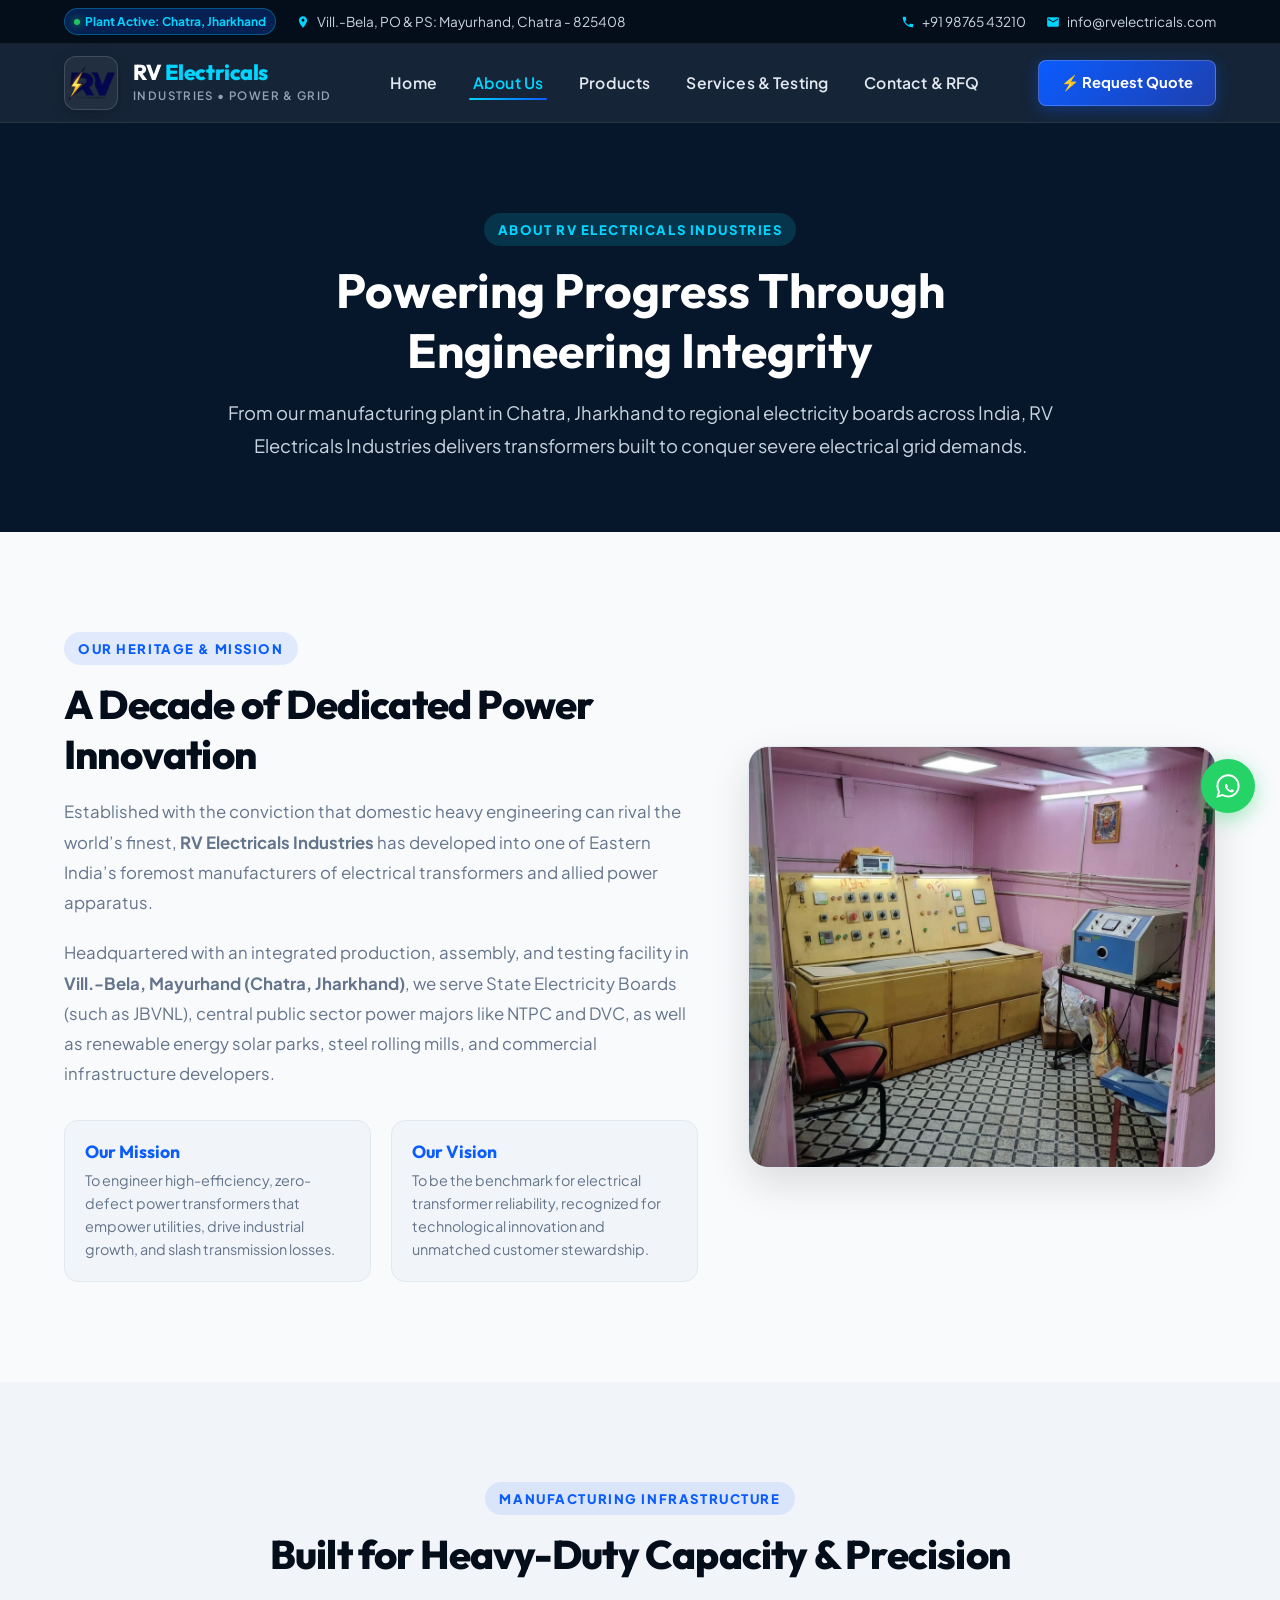
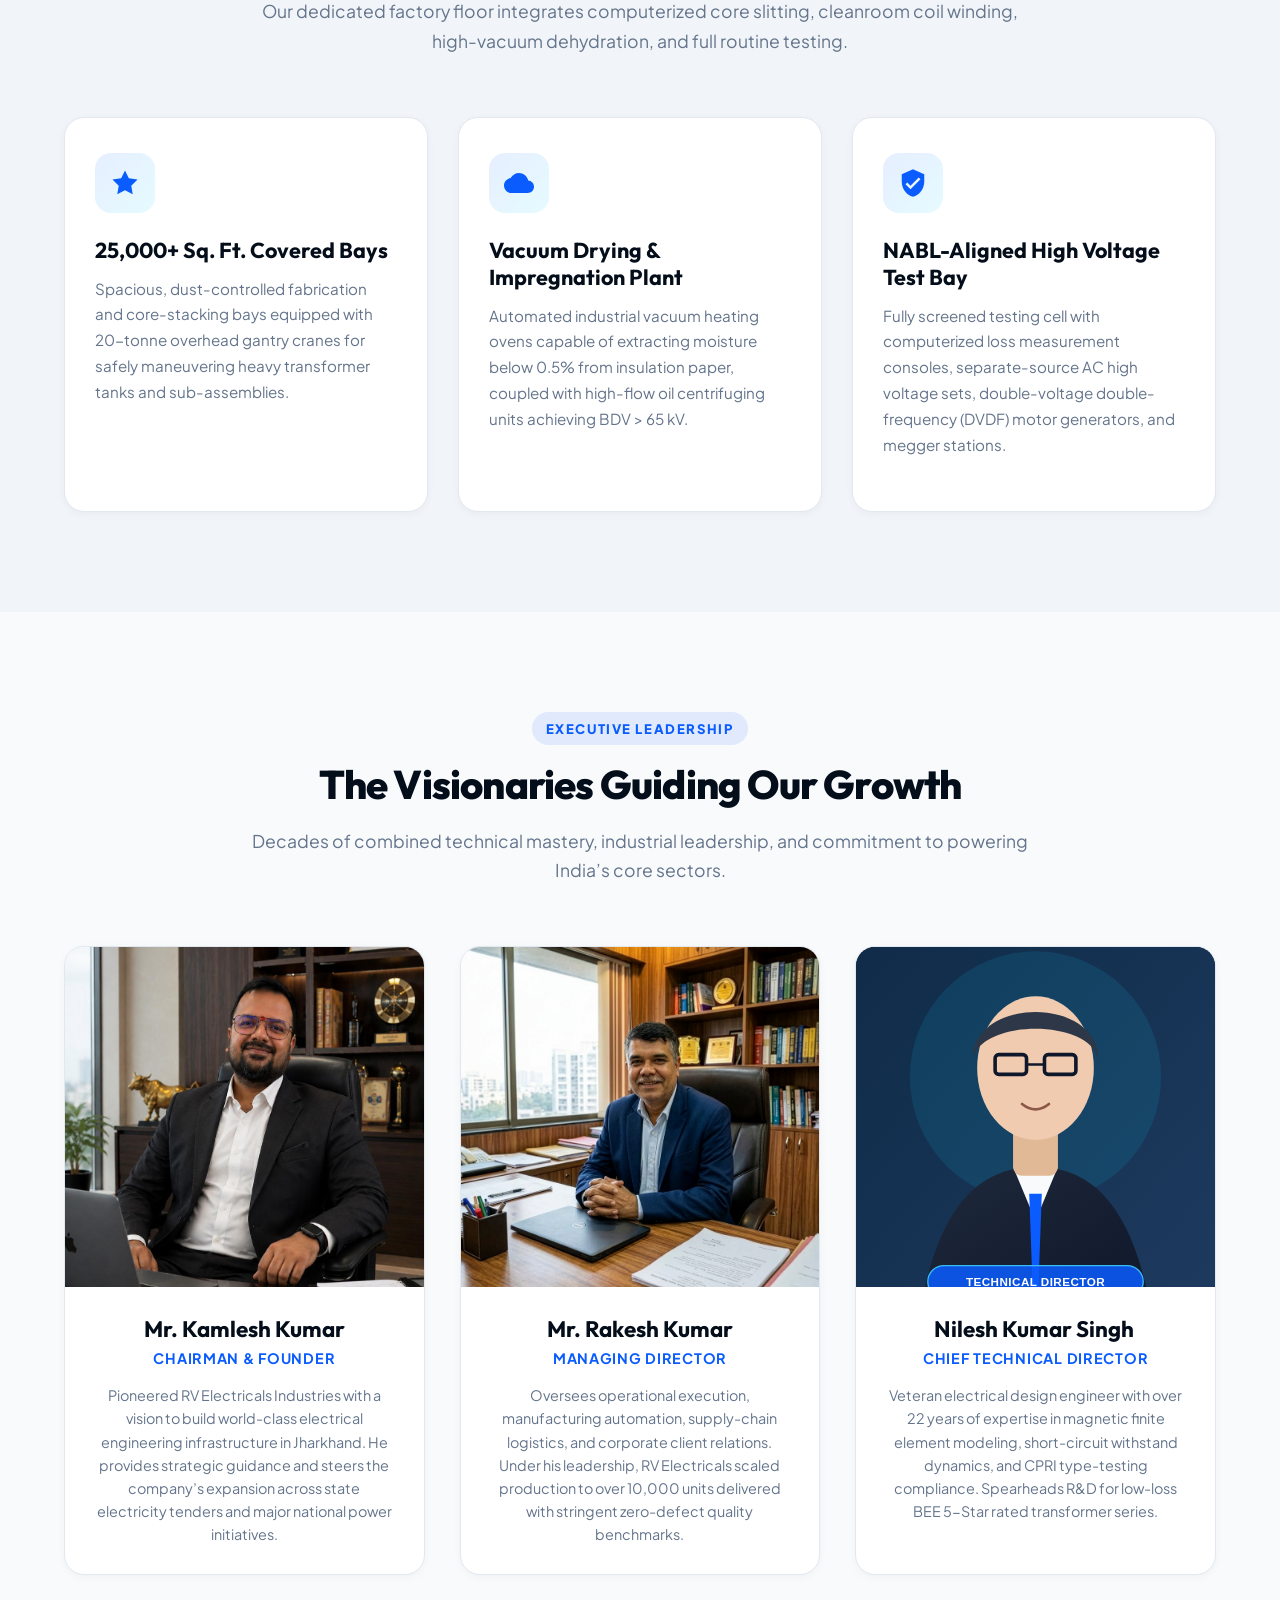
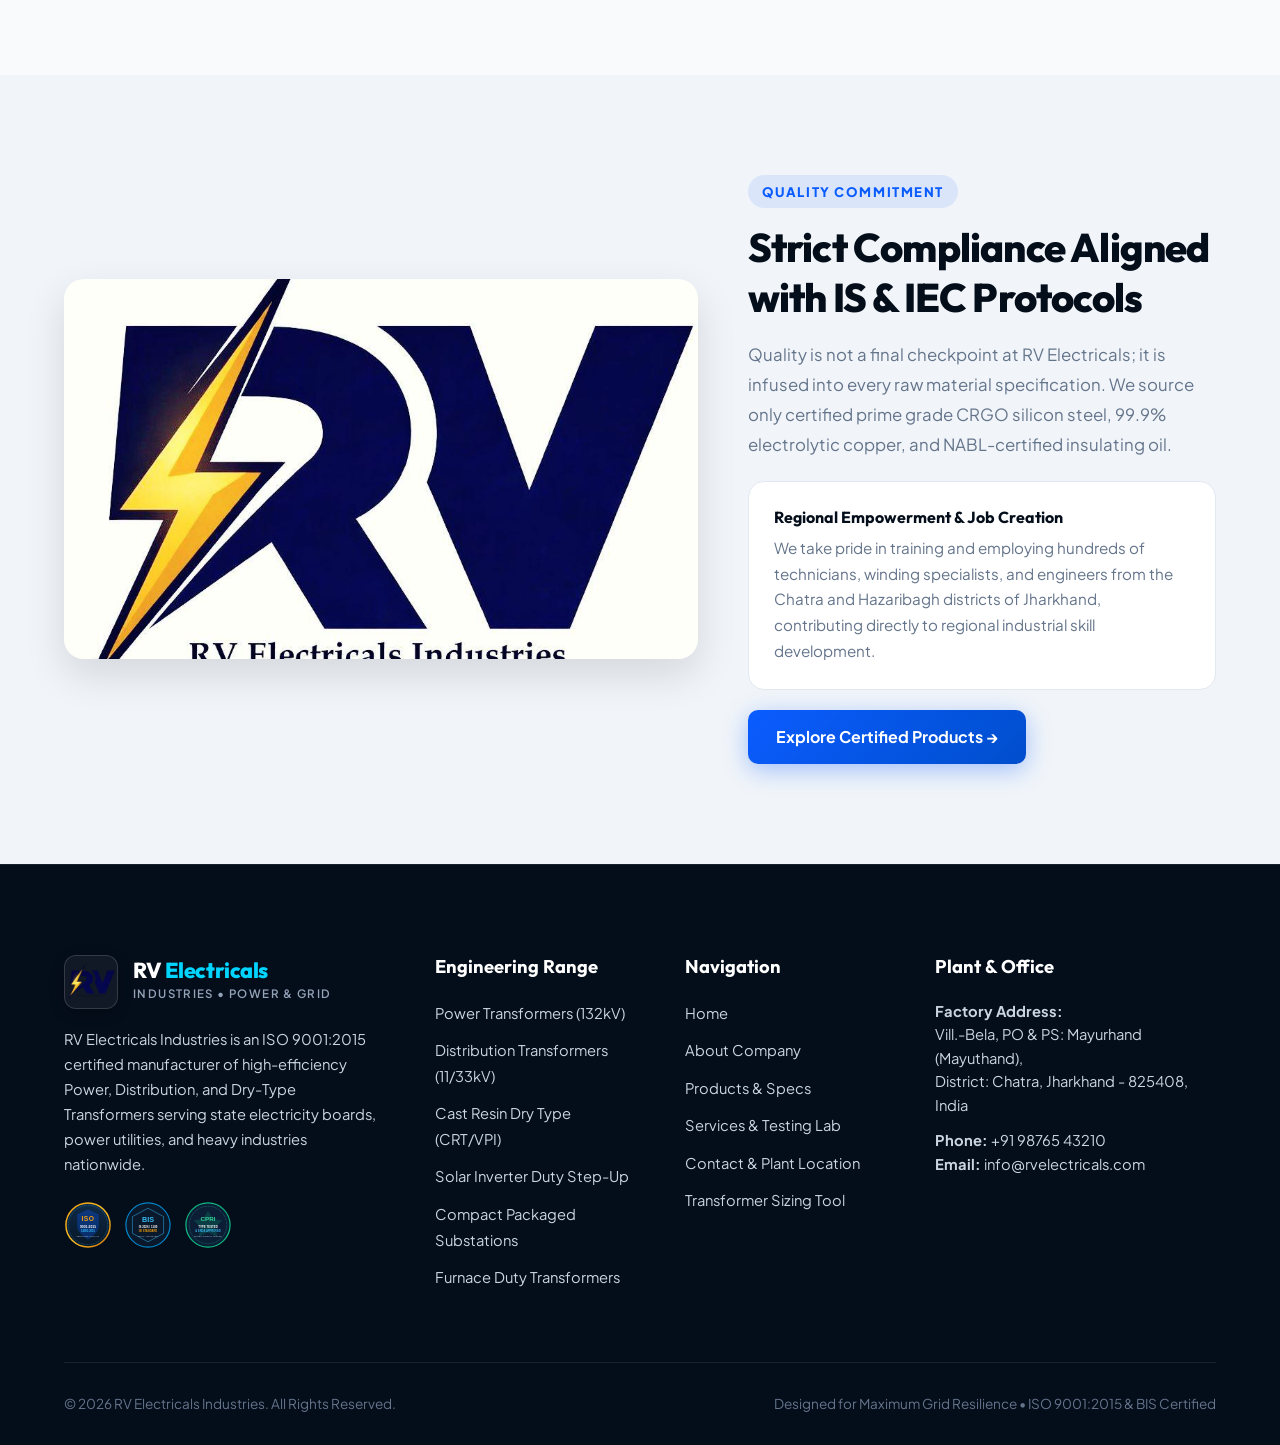
<file: about.html>
<!DOCTYPE html>
<html lang="en">
<head>
  <meta charset="UTF-8">
  <meta name="viewport" content="width=device-width, initial-scale=1.0">
  <title>About Us | RV Electricals Industries</title>
  <meta name="description" content="Discover the legacy, leadership, and state-of-the-art manufacturing infrastructure of RV Electricals Industries in Chatra, Jharkhand.">
  
  <link rel="stylesheet" href="css/styles.css">
  <script src="js/script.js" defer></script>
</head>
<body>

  <!-- Scroll Progress Indicator -->
  <div id="scroll-progress"></div>

  <!-- Top Announcement Bar -->
  <div class="top-bar">
    <div class="top-bar-inner">
      <div class="top-bar-left">
        <span class="top-bar-badge"><span class="live-pulse"></span> Plant Active: Chatra, Jharkhand</span>
        <span class="top-bar-item">
          <svg viewBox="0 0 24 24"><path d="M12 2C8.13 2 5 5.13 5 9c0 5.25 7 13 7 13s7-7.75 7-13c0-3.87-3.13-7-7-7zm0 9.5c-1.38 0-2.5-1.12-2.5-2.5s1.12-2.5 2.5-2.5 2.5 1.12 2.5 2.5-1.12 2.5-2.5 2.5z"/></svg>
          Vill.-Bela, PO &amp; PS: Mayurhand, Chatra - 825408
        </span>
      </div>
      <div class="top-bar-right">
        <a href="tel:+919876543210" class="top-bar-item">
          <svg viewBox="0 0 24 24"><path d="M6.62 10.79c1.44 2.83 3.76 5.14 6.59 6.59l2.2-2.2c.27-.27.67-.36 1.02-.24 1.12.37 2.33.57 3.57.57.55 0 1 .45 1 1V20c0 .55-.45 1-1 1-9.39 0-17-7.61-17-17 0-.55.45-1 1-1h3.5c.55 0 1 .45 1 1 0 1.25.2 2.45.57 3.57.11.35.03.74-.25 1.02l-2.2 2.2z"/></svg>
          +91 98765 43210
        </a>
        <a href="mailto:info@rvelectricals.com" class="top-bar-item">
          <svg viewBox="0 0 24 24"><path d="M20 4H4c-1.1 0-1.99.9-1.99 2L2 18c0 1.1.9 2 2 2h16c1.1 0 2-.9 2-2V6c0-1.1-.9-2-2-2zm0 4l-8 5-8-5V6l8 5 8-5v2z"/></svg>
          info@rvelectricals.com
        </a>
      </div>
    </div>
  </div>

  <!-- Sticky Glassmorphism Header -->
  <nav>
    <div class="nav-container">
      <a href="index.html" class="logo-section">
        <div class="logo-wrapper">
          <img src="Images/Firefly.png" alt="RV Electricals Logo" class="logo">
        </div>
        <div class="logo-text-block">
          <span class="brand-title">RV <span>Electricals</span></span>
          <span class="brand-subtitle">Industries • Power &amp; Grid</span>
        </div>
      </a>

      <button class="menu-toggle" aria-label="Toggle Navigation">☰</button>

      <ul class="nav-links" id="navLinks">
        <li><a href="index.html">Home</a></li>
        <li><a href="about.html" class="active">About Us</a></li>
        <li><a href="products.html">Products</a></li>
        <li><a href="services.html">Services &amp; Testing</a></li>
        <li><a href="contact.html">Contact &amp; RFQ</a></li>
      </ul>

      <div class="nav-actions">
        <a href="contact.html#quote-form" class="btn-nav-quote">
          <span>⚡ Request Quote</span>
        </a>
      </div>
    </div>
  </nav>

  <!-- Page Header Banner -->
  <header class="section-dark" style="padding: 90px 5% 70px; text-align: center; position: relative;">
    <div style="max-width: 850px; margin: 0 auto; position: relative; z-index: 2;">
      <span class="section-tag">About RV Electricals Industries</span>
      <h1 style="color: #ffffff; font-size: 3rem; margin-bottom: 16px;">Powering Progress Through Engineering Integrity</h1>
      <p style="color: #cbd5e1; font-size: 1.15rem; line-height: 1.8;">
        From our manufacturing plant in Chatra, Jharkhand to regional electricity boards across India, RV Electricals Industries delivers transformers built to conquer severe electrical grid demands.
      </p>
    </div>
  </header>

  <!-- Corporate Heritage & Facility Details -->
  <section class="section">
    <div class="contact-layout" style="align-items: center;">
      <div class="reveal">
        <span class="section-tag">Our Heritage &amp; Mission</span>
        <h2 class="section-title">A Decade of Dedicated Power Innovation</h2>
        <p style="color: var(--text-muted); font-size: 1.05rem; line-height: 1.8; margin-bottom: 20px;">
          Established with the conviction that domestic heavy engineering can rival the world’s finest, <strong>RV Electricals Industries</strong> has developed into one of Eastern India’s foremost manufacturers of electrical transformers and allied power apparatus.
        </p>
        <p style="color: var(--text-muted); font-size: 1.05rem; line-height: 1.8; margin-bottom: 25px;">
          Headquartered with an integrated production, assembly, and testing facility in <strong>Vill.-Bela, Mayurhand (Chatra, Jharkhand)</strong>, we serve State Electricity Boards (such as JBVNL), central public sector power majors like NTPC and DVC, as well as renewable energy solar parks, steel rolling mills, and commercial infrastructure developers.
        </p>
        <div style="display: grid; grid-template-columns: 1fr 1fr; gap: 20px; margin-top: 30px;">
          <div style="background: var(--bg-alt); padding: 20px; border-radius: 14px; border: 1px solid var(--border-light);">
            <h4 style="color: var(--primary); font-size: 1.1rem; margin-bottom: 6px;">Our Mission</h4>
            <p style="color: var(--text-muted); font-size: 0.9rem;">To engineer high-efficiency, zero-defect power transformers that empower utilities, drive industrial growth, and slash transmission losses.</p>
          </div>
          <div style="background: var(--bg-alt); padding: 20px; border-radius: 14px; border: 1px solid var(--border-light);">
            <h4 style="color: var(--primary); font-size: 1.1rem; margin-bottom: 6px;">Our Vision</h4>
            <p style="color: var(--text-muted); font-size: 0.9rem;">To be the benchmark for electrical transformer reliability, recognized for technological innovation and unmatched customer stewardship.</p>
          </div>
        </div>
      </div>

      <div class="reveal">
        <div style="border-radius: 20px; overflow: hidden; box-shadow: var(--shadow-lg); border: 1px solid var(--border-light);">
          <img src="Images/Firefly_Gemini Flash_Just enhance and improve the lightings  620060.png" alt="RV Electricals Plant Facility" style="width: 100%; height: 420px; object-fit: cover;">
        </div>
      </div>
    </div>
  </section>

  <!-- Infrastructure & Manufacturing Highlights -->
  <section class="section section-alt">
    <div class="section-header reveal">
      <span class="section-tag">Manufacturing Infrastructure</span>
      <h2 class="section-title">Built for Heavy-Duty Capacity &amp; Precision</h2>
      <p class="section-subtitle">
        Our dedicated factory floor integrates computerized core slitting, cleanroom coil winding, high-vacuum dehydration, and full routine testing.
      </p>
    </div>

    <div class="features-grid">
      <div class="feature-card reveal">
        <div class="feature-icon-wrapper">
          <svg viewBox="0 0 24 24"><path d="M12 2l3.09 6.26L22 9.27l-5 4.87 1.18 6.88L12 17.77l-6.18 3.25L7 14.14 2 9.27l6.91-1.01L12 2z"/></svg>
        </div>
        <h3>25,000+ Sq. Ft. Covered Bays</h3>
        <p>Spacious, dust-controlled fabrication and core-stacking bays equipped with 20-tonne overhead gantry cranes for safely maneuvering heavy transformer tanks and sub-assemblies.</p>
      </div>

      <div class="feature-card reveal">
        <div class="feature-icon-wrapper">
          <svg viewBox="0 0 24 24"><path d="M19.35 10.04C18.67 6.59 15.64 4 12 4 9.11 4 6.6 5.64 5.35 8.04 2.34 8.36 0 10.91 0 14c0 3.31 2.69 6 6 6h13c2.76 0 5-2.24 5-5 0-2.64-2.05-4.78-4.65-4.96z"/></svg>
        </div>
        <h3>Vacuum Drying &amp; Impregnation Plant</h3>
        <p>Automated industrial vacuum heating ovens capable of extracting moisture below 0.5% from insulation paper, coupled with high-flow oil centrifuging units achieving BDV &gt; 65 kV.</p>
      </div>

      <div class="feature-card reveal">
        <div class="feature-icon-wrapper">
          <svg viewBox="0 0 24 24"><path d="M12 1L3 5v6c0 5.55 3.84 10.74 9 12 5.16-1.26 9-6.45 9-12V5l-9-4zm-2 16l-4-4 1.41-1.41L10 14.17l6.59-6.59L18 9l-8 8z"/></svg>
        </div>
        <h3>NABL-Aligned High Voltage Test Bay</h3>
        <p>Fully screened testing cell with computerized loss measurement consoles, separate-source AC high voltage sets, double-voltage double-frequency (DVDF) motor generators, and megger stations.</p>
      </div>
    </div>
  </section>

  <!-- Board of Directors & Leadership Profiles -->
  <section class="section">
    <div class="section-header reveal">
      <span class="section-tag">Executive Leadership</span>
      <h2 class="section-title">The Visionaries Guiding Our Growth</h2>
      <p class="section-subtitle">
        Decades of combined technical mastery, industrial leadership, and commitment to powering India’s core sectors.
      </p>
    </div>

    <div class="members-grid">
      <!-- Founder & Chairman -->
      <div class="member-card reveal">
        <div class="member-img-wrap">
          <img src="Images/kamlesh.jpeg" alt="Mr. Kamlesh Kumar - Chairman &amp; Founder">
        </div>
        <div class="member-info">
          <h3>Mr. Kamlesh Kumar</h3>
          <div class="member-role">Chairman &amp; Founder</div>
          <p class="member-bio">
            Pioneered RV Electricals Industries with a vision to build world-class electrical engineering infrastructure in Jharkhand. He provides strategic guidance and steers the company’s expansion across state electricity tenders and major national power initiatives.
          </p>
        </div>
      </div>

      <!-- Managing Director -->
      <div class="member-card reveal">
        <div class="member-img-wrap">
          <img src="Images/Rakesh.jpg" alt="Mr. Rakesh Kumar - Managing Director">
        </div>
        <div class="member-info">
          <h3>Mr. Rakesh Kumar</h3>
          <div class="member-role">Managing Director</div>
          <p class="member-bio">
            Oversees operational execution, manufacturing automation, supply-chain logistics, and corporate client relations. Under his leadership, RV Electricals scaled production to over 10,000 units delivered with stringent zero-defect quality benchmarks.
          </p>
        </div>
      </div>

      <!-- Technical Director -->
      <div class="member-card reveal">
        <div class="member-img-wrap">
          <img src="Images/member3.svg" alt="Technical &amp; R&amp;D Director">
        </div>
        <div class="member-info">
          <h3>Nilesh Kumar Singh&nbsp;</h3>
          <div class="member-role">Chief Technical Director</div>
          <p class="member-bio">
            Veteran electrical design engineer with over 22 years of expertise in magnetic finite element modeling, short-circuit withstand dynamics, and CPRI type-testing compliance. Spearheads R&amp;D for low-loss BEE 5-Star rated transformer series.
          </p>
        </div>
      </div>
    </div>
  </section>

  <!-- Quality Policy & Corporate Social Responsibility -->
  <section class="section section-alt">
    <div class="contact-layout" style="align-items: center;">
      <div class="reveal">
        <div style="border-radius: 20px; overflow: hidden; box-shadow: var(--shadow-lg);">
          <img src="Images/WhatsApp Image 2026-05-27 at 12.37.03 PM.jpeg" alt="Transformer Engineering Dispatch" style="width: 100%; height: 380px; object-fit: cover;">
        </div>
      </div>

      <div class="reveal">
        <span class="section-tag">Quality Commitment</span>
        <h2 class="section-title">Strict Compliance Aligned with IS &amp; IEC Protocols</h2>
        <p style="color: var(--text-muted); font-size: 1.05rem; line-height: 1.8; margin-bottom: 20px;">
          Quality is not a final checkpoint at RV Electricals; it is infused into every raw material specification. We source only certified prime grade CRGO silicon steel, 99.9% electrolytic copper, and NABL-certified insulating oil.
        </p>
        <div style="background: var(--bg-card); padding: 25px; border-radius: 16px; border: 1px solid var(--border-light); margin-bottom: 20px;">
          <h4 style="color: var(--navy-darkest); margin-bottom: 8px;">Regional Empowerment &amp; Job Creation</h4>
          <p style="color: var(--text-muted); font-size: 0.95rem; line-height: 1.7;">
            We take pride in training and employing hundreds of technicians, winding specialists, and engineers from the Chatra and Hazaribagh districts of Jharkhand, contributing directly to regional industrial skill development.
          </p>
        </div>
        <a href="products.html" class="btn btn-primary">
          <span>Explore Certified Products →</span>
        </a>
      </div>
    </div>
  </section>

  <!-- Enterprise Footer -->
  <footer class="footer">
    <div class="footer-container">
      <div class="footer-col footer-brand">
        <div class="logo-section" style="margin-bottom: 12px;">
          <div class="logo-wrapper">
            <img src="Images/Firefly.png" alt="RV Logo" class="logo">
          </div>
          <div class="logo-text-block">
            <span class="brand-title">RV <span>Electricals</span></span>
            <span class="brand-subtitle">Industries • Power &amp; Grid</span>
          </div>
        </div>
        <p>
          RV Electricals Industries is an ISO 9001:2015 certified manufacturer of high-efficiency Power, Distribution, and Dry-Type Transformers serving state electricity boards, power utilities, and heavy industries nationwide.
        </p>
        <div class="footer-badges">
          <img src="Images/iso-badge.svg" alt="ISO Certified" class="footer-badge-img">
          <img src="Images/bis-badge.svg" alt="BIS Certified" class="footer-badge-img">
          <img src="Images/cpri-badge.svg" alt="CPRI Tested" class="footer-badge-img">
        </div>
      </div>

      <div class="footer-col">
        <h4>Engineering Range</h4>
        <ul class="footer-links">
          <li><a href="products.html">Power Transformers (132kV)</a></li>
          <li><a href="products.html">Distribution Transformers (11/33kV)</a></li>
          <li><a href="products.html">Cast Resin Dry Type (CRT/VPI)</a></li>
          <li><a href="products.html">Solar Inverter Duty Step-Up</a></li>
          <li><a href="products.html">Compact Packaged Substations</a></li>
          <li><a href="products.html">Furnace Duty Transformers</a></li>
        </ul>
      </div>

      <div class="footer-col">
        <h4>Navigation</h4>
        <ul class="footer-links">
          <li><a href="index.html">Home</a></li>
          <li><a href="about.html">About Company</a></li>
          <li><a href="products.html">Products &amp; Specs</a></li>
          <li><a href="services.html">Services &amp; Testing Lab</a></li>
          <li><a href="contact.html">Contact &amp; Plant Location</a></li>
          <li><a href="index.html#calculator">Transformer Sizing Tool</a></li>
        </ul>
      </div>

      <div class="footer-col">
        <h4>Plant &amp; Office</h4>
        <p style="color: #cbd5e1; font-size: 0.92rem; margin-bottom: 12px;">
          <strong>Factory Address:</strong><br>
          Vill.-Bela, PO &amp; PS: Mayurhand (Mayuthand),<br>
          District: Chatra, Jharkhand - 825408, India
        </p>
        <p style="color: #cbd5e1; font-size: 0.92rem; margin-bottom: 12px;">
          <strong>Phone:</strong> +91 98765 43210<br>
          <strong>Email:</strong> info@rvelectricals.com
        </p>
      </div>
    </div>

    <div class="footer-bottom">
      <div>&copy; 2026 RV Electricals Industries. All Rights Reserved.</div>
      <div>Designed for Maximum Grid Resilience • ISO 9001:2015 &amp; BIS Certified</div>
    </div>
  </footer>

  <!-- Floating Action Buttons -->
  <div class="floating-actions">
    <a href="https://wa.me/919876543210?text=Hello%20RV%20Electricals,%20I%20want%20to%20learn%20more%20about%20your%20company%20and%20products." class="btn-whatsapp-float" target="_blank" rel="noopener noreferrer" aria-label="WhatsApp Us">
      <svg viewBox="0 0 24 24"><path d="M12.04 2C6.58 2 2.13 6.45 2.13 11.91c0 1.75.46 3.45 1.32 4.95L2.05 22l5.25-1.38c1.45.79 3.08 1.21 4.74 1.21 5.46 0 9.91-4.45 9.91-9.91 0-2.65-1.03-5.14-2.9-7.01A9.816 9.816 0 0 0 12.04 2m.01 1.67c2.2 0 4.26.86 5.82 2.42a8.225 8.225 0 0 1 2.41 5.83c0 4.54-3.7 8.24-8.24 8.24-1.48 0-2.93-.4-4.2-1.15l-.3-.18-3.12.82.83-3.04-.2-.31a8.196 8.196 0 0 1-1.26-4.38c0-4.54 3.7-8.24 8.24-8.24m4.52 11.66c-.19-.09-1.1-.54-1.27-.6-.17-.06-.29-.09-.42.09-.12.19-.48.6-.59.72-.11.12-.22.14-.4.05-.19-.09-.79-.29-1.5-.93-.56-.49-.93-1.11-1.04-1.3-.11-.19-.01-.29.08-.38.08-.09.19-.22.28-.33.09-.11.12-.19.19-.31.06-.12.03-.24-.01-.33-.05-.09-.42-1.01-.58-1.39-.15-.36-.3-.31-.42-.32h-.36c-.12 0-.33.05-.5.23-.17.19-.66.65-.66 1.58 0 .93.68 1.83.77 1.96.1.12 1.34 2.05 3.25 2.87.45.2.81.31 1.09.4.46.15.88.13 1.21.08.37-.06 1.1-.45 1.26-.88.15-.44.15-.81.11-.88-.04-.08-.17-.13-.36-.23z"/></svg>
    </a>
    <button id="back-to-top" class="btn-back-top" aria-label="Back to Top">↑</button>
  </div>

</body>
</html>
</file>
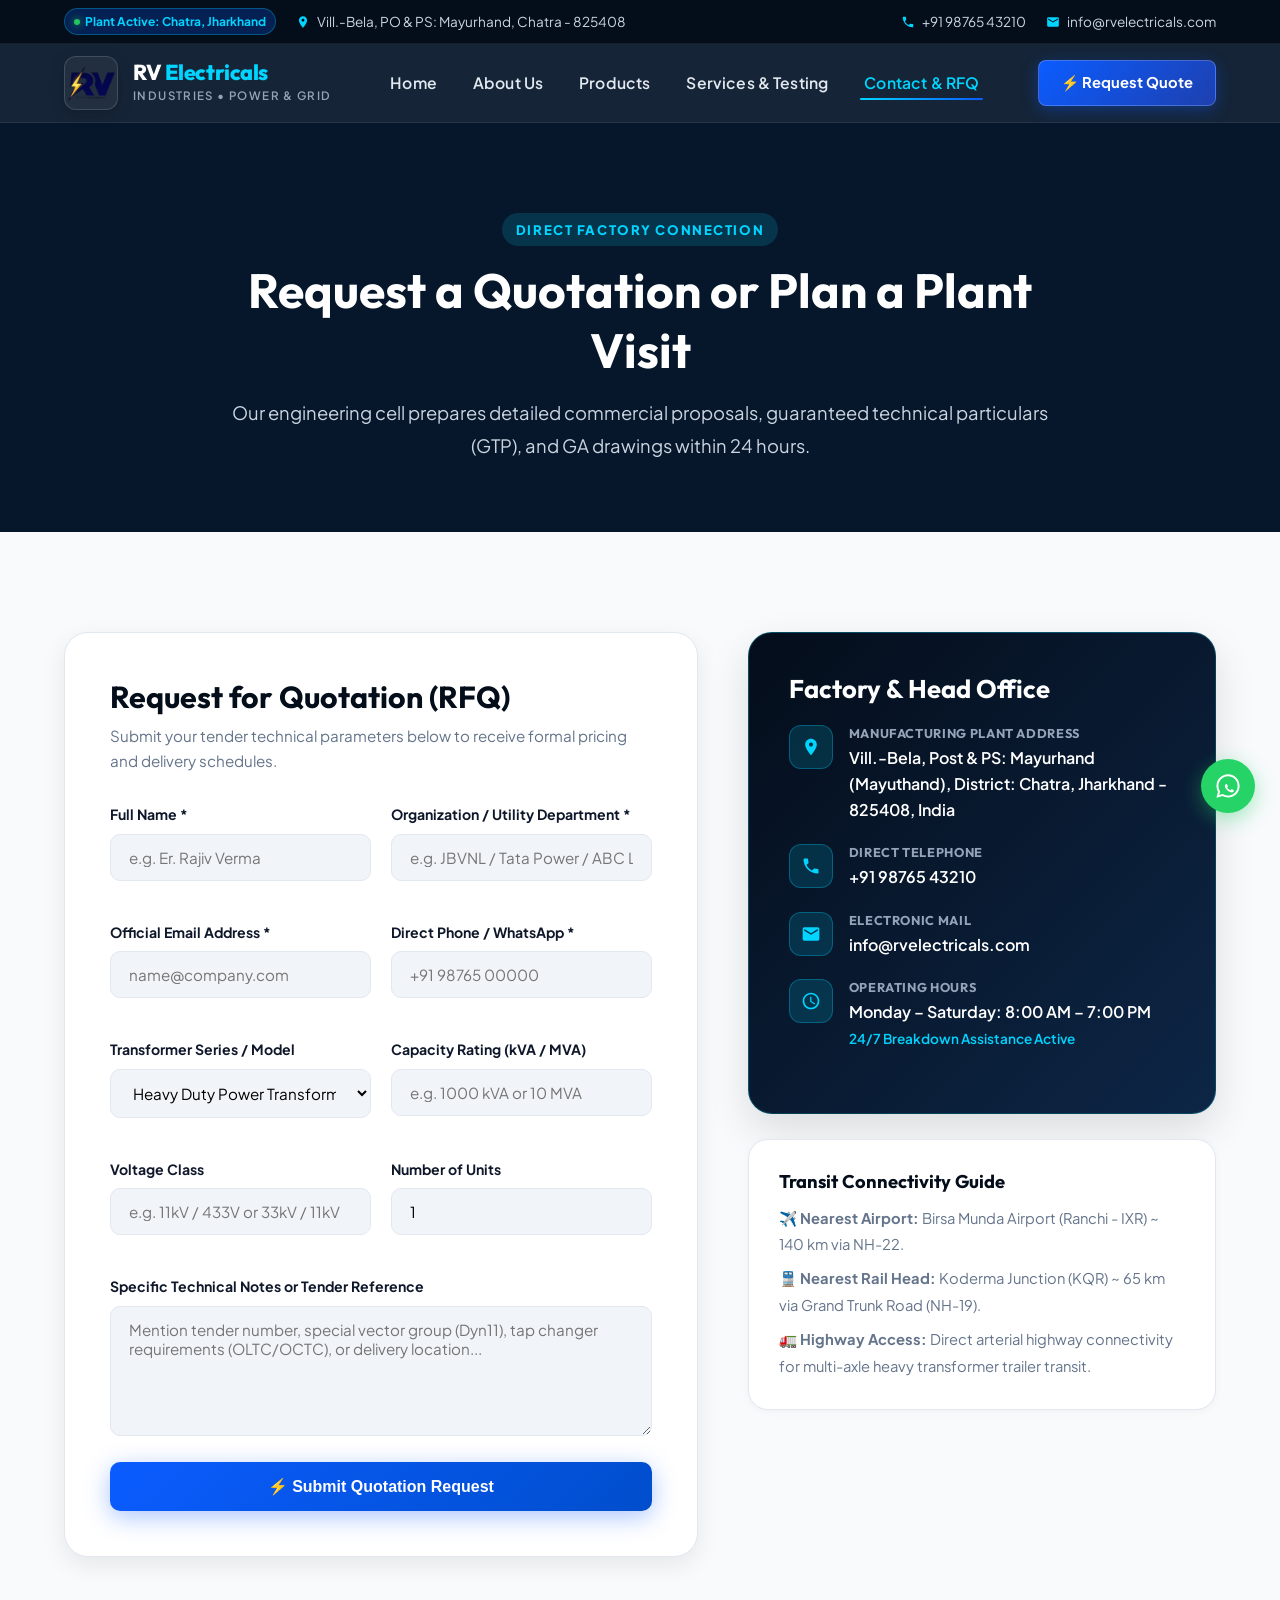
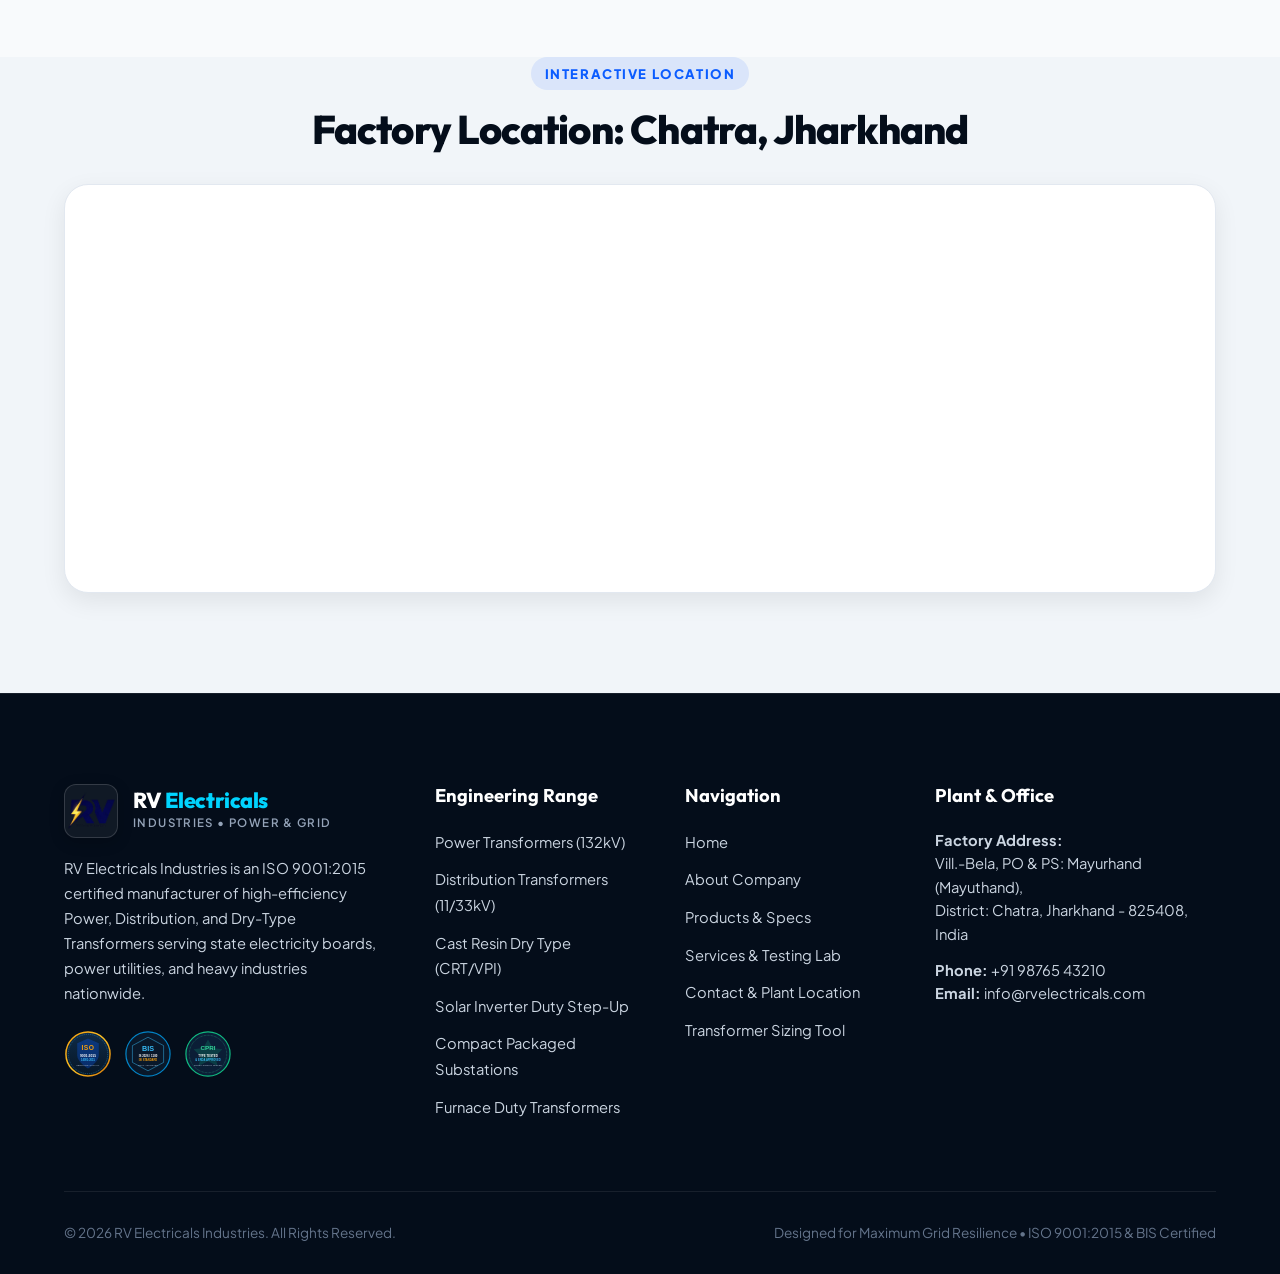
<file: contact.html>
<!DOCTYPE html>
<html lang="en">
<head>
  <meta charset="UTF-8">
  <meta name="viewport" content="width=device-width, initial-scale=1.0">
  <title>Contact &amp; Tender RFQ | RV Electricals Industries</title>
  <meta name="description" content="Request a formal commercial proposal or schedule a technical plant inspection at RV Electricals Industries in Chatra, Jharkhand.">
  
  <link rel="stylesheet" href="css/styles.css">
  <script src="js/script.js" defer></script>
</head>
<body>

  <!-- Scroll Progress Indicator -->
  <div id="scroll-progress"></div>

  <!-- Top Announcement Bar -->
  <div class="top-bar">
    <div class="top-bar-inner">
      <div class="top-bar-left">
        <span class="top-bar-badge"><span class="live-pulse"></span> Plant Active: Chatra, Jharkhand</span>
        <span class="top-bar-item">
          <svg viewBox="0 0 24 24"><path d="M12 2C8.13 2 5 5.13 5 9c0 5.25 7 13 7 13s7-7.75 7-13c0-3.87-3.13-7-7-7zm0 9.5c-1.38 0-2.5-1.12-2.5-2.5s1.12-2.5 2.5-2.5 2.5 1.12 2.5 2.5-1.12 2.5-2.5 2.5z"/></svg>
          Vill.-Bela, PO &amp; PS: Mayurhand, Chatra - 825408
        </span>
      </div>
      <div class="top-bar-right">
        <a href="tel:+919876543210" class="top-bar-item">
          <svg viewBox="0 0 24 24"><path d="M6.62 10.79c1.44 2.83 3.76 5.14 6.59 6.59l2.2-2.2c.27-.27.67-.36 1.02-.24 1.12.37 2.33.57 3.57.57.55 0 1 .45 1 1V20c0 .55-.45 1-1 1-9.39 0-17-7.61-17-17 0-.55.45-1 1-1h3.5c.55 0 1 .45 1 1 0 1.25.2 2.45.57 3.57.11.35.03.74-.25 1.02l-2.2 2.2z"/></svg>
          +91 98765 43210
        </a>
        <a href="mailto:info@rvelectricals.com" class="top-bar-item">
          <svg viewBox="0 0 24 24"><path d="M20 4H4c-1.1 0-1.99.9-1.99 2L2 18c0 1.1.9 2 2 2h16c1.1 0 2-.9 2-2V6c0-1.1-.9-2-2-2zm0 4l-8 5-8-5V6l8 5 8-5v2z"/></svg>
          info@rvelectricals.com
        </a>
      </div>
    </div>
  </div>

  <!-- Sticky Glassmorphism Header -->
  <nav>
    <div class="nav-container">
      <a href="index.html" class="logo-section">
        <div class="logo-wrapper">
          <img src="Images/Firefly.png" alt="RV Electricals Logo" class="logo">
        </div>
        <div class="logo-text-block">
          <span class="brand-title">RV <span>Electricals</span></span>
          <span class="brand-subtitle">Industries • Power &amp; Grid</span>
        </div>
      </a>

      <button class="menu-toggle" aria-label="Toggle Navigation">☰</button>

      <ul class="nav-links" id="navLinks">
        <li><a href="index.html">Home</a></li>
        <li><a href="about.html">About Us</a></li>
        <li><a href="products.html">Products</a></li>
        <li><a href="services.html">Services &amp; Testing</a></li>
        <li><a href="contact.html" class="active">Contact &amp; RFQ</a></li>
      </ul>

      <div class="nav-actions">
        <a href="#quote-form" class="btn-nav-quote">
          <span>⚡ Request Quote</span>
        </a>
      </div>
    </div>
  </nav>

  <!-- Page Header Banner -->
  <header class="section-dark" style="padding: 90px 5% 70px; text-align: center; position: relative;">
    <div style="max-width: 850px; margin: 0 auto; position: relative; z-index: 2;">
      <span class="section-tag">Direct Factory Connection</span>
      <h1 style="color: #ffffff; font-size: 3rem; margin-bottom: 16px;">Request a Quotation or Plan a Plant Visit</h1>
      <p style="color: #cbd5e1; font-size: 1.15rem; line-height: 1.8;">
        Our engineering cell prepares detailed commercial proposals, guaranteed technical particulars (GTP), and GA drawings within 24 hours.
      </p>
    </div>
  </header>

  <!-- Contact & RFQ Builder Layout -->
  <section class="section" id="quote-form">
    <div class="contact-layout">
      <!-- RFQ / Contact Form -->
      <div class="contact-card reveal">
        <h2 style="font-size: 1.9rem; margin-bottom: 8px;">Request for Quotation (RFQ)</h2>
        <p style="color: var(--text-muted); font-size: 0.95rem; margin-bottom: 30px;">
          Submit your tender technical parameters below to receive formal pricing and delivery schedules.
        </p>

        <form class="ajax-form" action="https://formsubmit.co/tushar.anand.155@gmail.com" method="POST">
          <!-- FormSubmit Configuration -->
          <input type="hidden" name="_subject" value="⚡ New Transformer RFQ - RV Electricals Industries">
          <input type="hidden" name="_template" value="table">
          <input type="hidden" name="_captcha" value="false">

          <div class="form-row">
            <div class="form-group">
              <label>Full Name *</label>
              <input type="text" name="Client Name" class="form-control" placeholder="e.g. Er. Rajiv Verma" required>
            </div>
            <div class="form-group">
              <label>Organization / Utility Department *</label>
              <input type="text" name="Organization" class="form-control" placeholder="e.g. JBVNL / Tata Power / ABC Ltd" required>
            </div>
          </div>

          <div class="form-row">
            <div class="form-group">
              <label>Official Email Address *</label>
              <input type="email" name="Email" class="form-control" placeholder="name@company.com" required>
            </div>
            <div class="form-group">
              <label>Direct Phone / WhatsApp *</label>
              <input type="tel" name="Phone Number" class="form-control" placeholder="+91 98765 00000" required>
            </div>
          </div>

          <div class="form-row">
            <div class="form-group">
              <label>Transformer Series / Model</label>
              <select class="form-control" name="Transformer Model" id="rfq-model">
                <option value="Heavy Duty Power Transformer (Up to 50 MVA)">Heavy Duty Power Transformer (Up to 50 MVA)</option>
                <option value="Energy Efficient Distribution Transformer (11/33kV)">Energy Efficient Distribution Transformer (11/33kV)</option>
                <option value="Cast Resin Dry Type Transformer (CRT/VPI)">Cast Resin Dry Type Transformer (CRT/VPI)</option>
                <option value="Solar Inverter Duty Step-Up Transformer">Solar Inverter Duty Step-Up Transformer</option>
                <option value="Compact Packaged Substation (CSS)">Compact Packaged Substation (CSS)</option>
                <option value="Furnace / Rectifier Duty Transformer">Furnace / Rectifier Duty Transformer</option>
              </select>
            </div>
            <div class="form-group">
              <label>Capacity Rating (kVA / MVA)</label>
              <input type="text" id="rfq-capacity" name="Capacity Required" class="form-control" placeholder="e.g. 1000 kVA or 10 MVA">
            </div>
          </div>

          <div class="form-row">
            <div class="form-group">
              <label>Voltage Class</label>
              <input type="text" id="rfq-voltage" name="Voltage Ratio" class="form-control" placeholder="e.g. 11kV / 433V or 33kV / 11kV">
            </div>
            <div class="form-group">
              <label>Number of Units</label>
              <input type="number" name="Quantity Required" class="form-control" placeholder="e.g. 5" min="1" value="1">
            </div>
          </div>

          <div class="form-group">
            <label>Specific Technical Notes or Tender Reference</label>
            <textarea name="Technical Notes & Tender Ref" class="form-control" placeholder="Mention tender number, special vector group (Dyn11), tap changer requirements (OLTC/OCTC), or delivery location..."></textarea>
          </div>

          <button type="submit" id="rfq-submit-btn" class="btn btn-primary" style="width: 100%; justify-content: center; padding: 15px;">
            <span>⚡ Submit Quotation Request</span>
          </button>
        </form>
      </div>

      <!-- Factory & Office Coordinates Panel -->
      <div class="contact-info-panel reveal">
        <div class="contact-info-card">
          <h3>Factory &amp; Head Office</h3>

          <div class="info-item">
            <div class="info-icon">
              <svg viewBox="0 0 24 24"><path d="M12 2C8.13 2 5 5.13 5 9c0 5.25 7 13 7 13s7-7.75 7-13c0-3.87-3.13-7-7-7zm0 9.5c-1.38 0-2.5-1.12-2.5-2.5s1.12-2.5 2.5-2.5 2.5 1.12 2.5 2.5-1.12 2.5-2.5 2.5z"/></svg>
            </div>
            <div class="info-text">
              <h4>Manufacturing Plant Address</h4>
              <p>Vill.-Bela, Post &amp; PS: Mayurhand (Mayuthand), District: Chatra, Jharkhand - 825408, India</p>
            </div>
          </div>

          <div class="info-item">
            <div class="info-icon">
              <svg viewBox="0 0 24 24"><path d="M6.62 10.79c1.44 2.83 3.76 5.14 6.59 6.59l2.2-2.2c.27-.27.67-.36 1.02-.24 1.12.37 2.33.57 3.57.57.55 0 1 .45 1 1V20c0 .55-.45 1-1 1-9.39 0-17-7.61-17-17 0-.55.45-1 1-1h3.5c.55 0 1 .45 1 1 0 1.25.2 2.45.57 3.57.11.35.03.74-.25 1.02l-2.2 2.2z"/></svg>
            </div>
            <div class="info-text">
              <h4>Direct Telephone</h4>
              <p><a href="tel:+919876543210">+91 98765 43210</a></p>
            </div>
          </div>

          <div class="info-item">
            <div class="info-icon">
              <svg viewBox="0 0 24 24"><path d="M20 4H4c-1.1 0-1.99.9-1.99 2L2 18c0 1.1.9 2 2 2h16c1.1 0 2-.9 2-2V6c0-1.1-.9-2-2-2zm0 4l-8 5-8-5V6l8 5 8-5v2z"/></svg>
            </div>
            <div class="info-text">
              <h4>Electronic Mail</h4>
              <p><a href="mailto:info@rvelectricals.com">info@rvelectricals.com</a></p>
            </div>
          </div>

          <div class="info-item">
            <div class="info-icon">
              <svg viewBox="0 0 24 24"><path d="M11.99 2C6.47 2 2 6.48 2 12s4.47 10 9.99 10C17.52 22 22 17.52 22 12S17.52 2 11.99 2zM12 20c-4.42 0-8-3.58-8-8s3.58-8 8-8 8 3.58 8 8-3.58 8-8 8zm.5-13H11v6l5.25 3.15.75-1.23-4.5-2.67z"/></svg>
            </div>
            <div class="info-text">
              <h4>Operating Hours</h4>
              <p>Monday – Saturday: 8:00 AM – 7:00 PM<br><span style="color: var(--secondary); font-size: 0.85rem;">24/7 Breakdown Assistance Active</span></p>
            </div>
          </div>
        </div>

        <!-- Transit Connectivity Advisory -->
        <div style="background: var(--bg-card); border-radius: 20px; padding: 30px; border: 1px solid var(--border-light); box-shadow: var(--shadow-sm);">
          <h4 style="font-size: 1.15rem; margin-bottom: 12px; color: var(--navy-darkest);">Transit Connectivity Guide</h4>
          <ul style="list-style: none; font-size: 0.92rem; color: var(--text-muted); line-height: 1.8;">
            <li style="margin-bottom: 8px;">✈️ <strong>Nearest Airport:</strong> Birsa Munda Airport (Ranchi - IXR) ~ 140 km via NH-22.</li>
            <li style="margin-bottom: 8px;">🚆 <strong>Nearest Rail Head:</strong> Koderma Junction (KQR) ~ 65 km via Grand Trunk Road (NH-19).</li>
            <li>🚛 <strong>Highway Access:</strong> Direct arterial highway connectivity for multi-axle heavy transformer trailer transit.</li>
          </ul>
        </div>
      </div>
    </div>
  </section>

  <!-- Interactive Map Section -->
  <section class="section section-alt" style="padding-top: 0;">
    <div class="section-header reveal" style="margin-bottom: 30px;">
      <span class="section-tag">Interactive Location</span>
      <h2 class="section-title">Factory Location: Chatra, Jharkhand</h2>
    </div>

    <div style="max-width: 1300px; margin: 0 auto; border-radius: 24px; overflow: hidden; box-shadow: var(--shadow-md); border: 1px solid var(--border-light); background: #ffffff;" class="reveal">
      <iframe 
        title="RV Electricals Industries Location"
        src="https://maps.google.com/maps?q=Chatra%20Jharkhand%20India&t=&z=11&ie=UTF8&iwloc=&output=embed" 
        width="100%" 
        height="400" 
        style="border:0;" 
        allowfullscreen="" 
        loading="lazy" 
        referrerpolicy="no-referrer-when-downgrade">
      </iframe>
    </div>
  </section>

  <!-- Enterprise Footer -->
  <footer class="footer">
    <div class="footer-container">
      <div class="footer-col footer-brand">
        <div class="logo-section" style="margin-bottom: 12px;">
          <div class="logo-wrapper">
            <img src="Images/Firefly.png" alt="RV Logo" class="logo">
          </div>
          <div class="logo-text-block">
            <span class="brand-title">RV <span>Electricals</span></span>
            <span class="brand-subtitle">Industries • Power &amp; Grid</span>
          </div>
        </div>
        <p>
          RV Electricals Industries is an ISO 9001:2015 certified manufacturer of high-efficiency Power, Distribution, and Dry-Type Transformers serving state electricity boards, power utilities, and heavy industries nationwide.
        </p>
        <div class="footer-badges">
          <img src="Images/iso-badge.svg" alt="ISO Certified" class="footer-badge-img">
          <img src="Images/bis-badge.svg" alt="BIS Certified" class="footer-badge-img">
          <img src="Images/cpri-badge.svg" alt="CPRI Tested" class="footer-badge-img">
        </div>
      </div>

      <div class="footer-col">
        <h4>Engineering Range</h4>
        <ul class="footer-links">
          <li><a href="products.html">Power Transformers (132kV)</a></li>
          <li><a href="products.html">Distribution Transformers (11/33kV)</a></li>
          <li><a href="products.html">Cast Resin Dry Type (CRT/VPI)</a></li>
          <li><a href="products.html">Solar Inverter Duty Step-Up</a></li>
          <li><a href="products.html">Compact Packaged Substations</a></li>
          <li><a href="products.html">Furnace Duty Transformers</a></li>
        </ul>
      </div>

      <div class="footer-col">
        <h4>Navigation</h4>
        <ul class="footer-links">
          <li><a href="index.html">Home</a></li>
          <li><a href="about.html">About Company</a></li>
          <li><a href="products.html">Products &amp; Specs</a></li>
          <li><a href="services.html">Services &amp; Testing Lab</a></li>
          <li><a href="contact.html">Contact &amp; Plant Location</a></li>
          <li><a href="index.html#calculator">Transformer Sizing Tool</a></li>
        </ul>
      </div>

      <div class="footer-col">
        <h4>Plant &amp; Office</h4>
        <p style="color: #cbd5e1; font-size: 0.92rem; margin-bottom: 12px;">
          <strong>Factory Address:</strong><br>
          Vill.-Bela, PO &amp; PS: Mayurhand (Mayuthand),<br>
          District: Chatra, Jharkhand - 825408, India
        </p>
        <p style="color: #cbd5e1; font-size: 0.92rem; margin-bottom: 12px;">
          <strong>Phone:</strong> +91 98765 43210<br>
          <strong>Email:</strong> info@rvelectricals.com
        </p>
      </div>
    </div>

    <div class="footer-bottom">
      <div>&copy; 2026 RV Electricals Industries. All Rights Reserved.</div>
      <div>Designed for Maximum Grid Resilience • ISO 9001:2015 &amp; BIS Certified</div>
    </div>
  </footer>

  <!-- Floating Action Buttons -->
  <div class="floating-actions">
    <a href="https://wa.me/919876543210?text=Hello%20RV%20Electricals,%20I%20am%20submitting%20an%20inquiry%20from%20your%20website." class="btn-whatsapp-float" target="_blank" rel="noopener noreferrer" aria-label="WhatsApp Us">
      <svg viewBox="0 0 24 24"><path d="M12.04 2C6.58 2 2.13 6.45 2.13 11.91c0 1.75.46 3.45 1.32 4.95L2.05 22l5.25-1.38c1.45.79 3.08 1.21 4.74 1.21 5.46 0 9.91-4.45 9.91-9.91 0-2.65-1.03-5.14-2.9-7.01A9.816 9.816 0 0 0 12.04 2m.01 1.67c2.2 0 4.26.86 5.82 2.42a8.225 8.225 0 0 1 2.41 5.83c0 4.54-3.7 8.24-8.24 8.24-1.48 0-2.93-.4-4.2-1.15l-.3-.18-3.12.82.83-3.04-.2-.31a8.196 8.196 0 0 1-1.26-4.38c0-4.54 3.7-8.24 8.24-8.24m4.52 11.66c-.19-.09-1.1-.54-1.27-.6-.17-.06-.29-.09-.42.09-.12.19-.48.6-.59.72-.11.12-.22.14-.4.05-.19-.09-.79-.29-1.5-.93-.56-.49-.93-1.11-1.04-1.3-.11-.19-.01-.29.08-.38.08-.09.19-.22.28-.33.09-.11.12-.19.19-.31.06-.12.03-.24-.01-.33-.05-.09-.42-1.01-.58-1.39-.15-.36-.3-.31-.42-.32h-.36c-.12 0-.33.05-.5.23-.17.19-.66.65-.66 1.58 0 .93.68 1.83.77 1.96.1.12 1.34 2.05 3.25 2.87.45.2.81.31 1.09.4.46.15.88.13 1.21.08.37-.06 1.1-.45 1.26-.88.15-.44.15-.81.11-.88-.04-.08-.17-.13-.36-.23z"/></svg>
    </a>
    <button id="back-to-top" class="btn-back-top" aria-label="Back to Top">↑</button>
  </div>

</body>
</html>
</file>
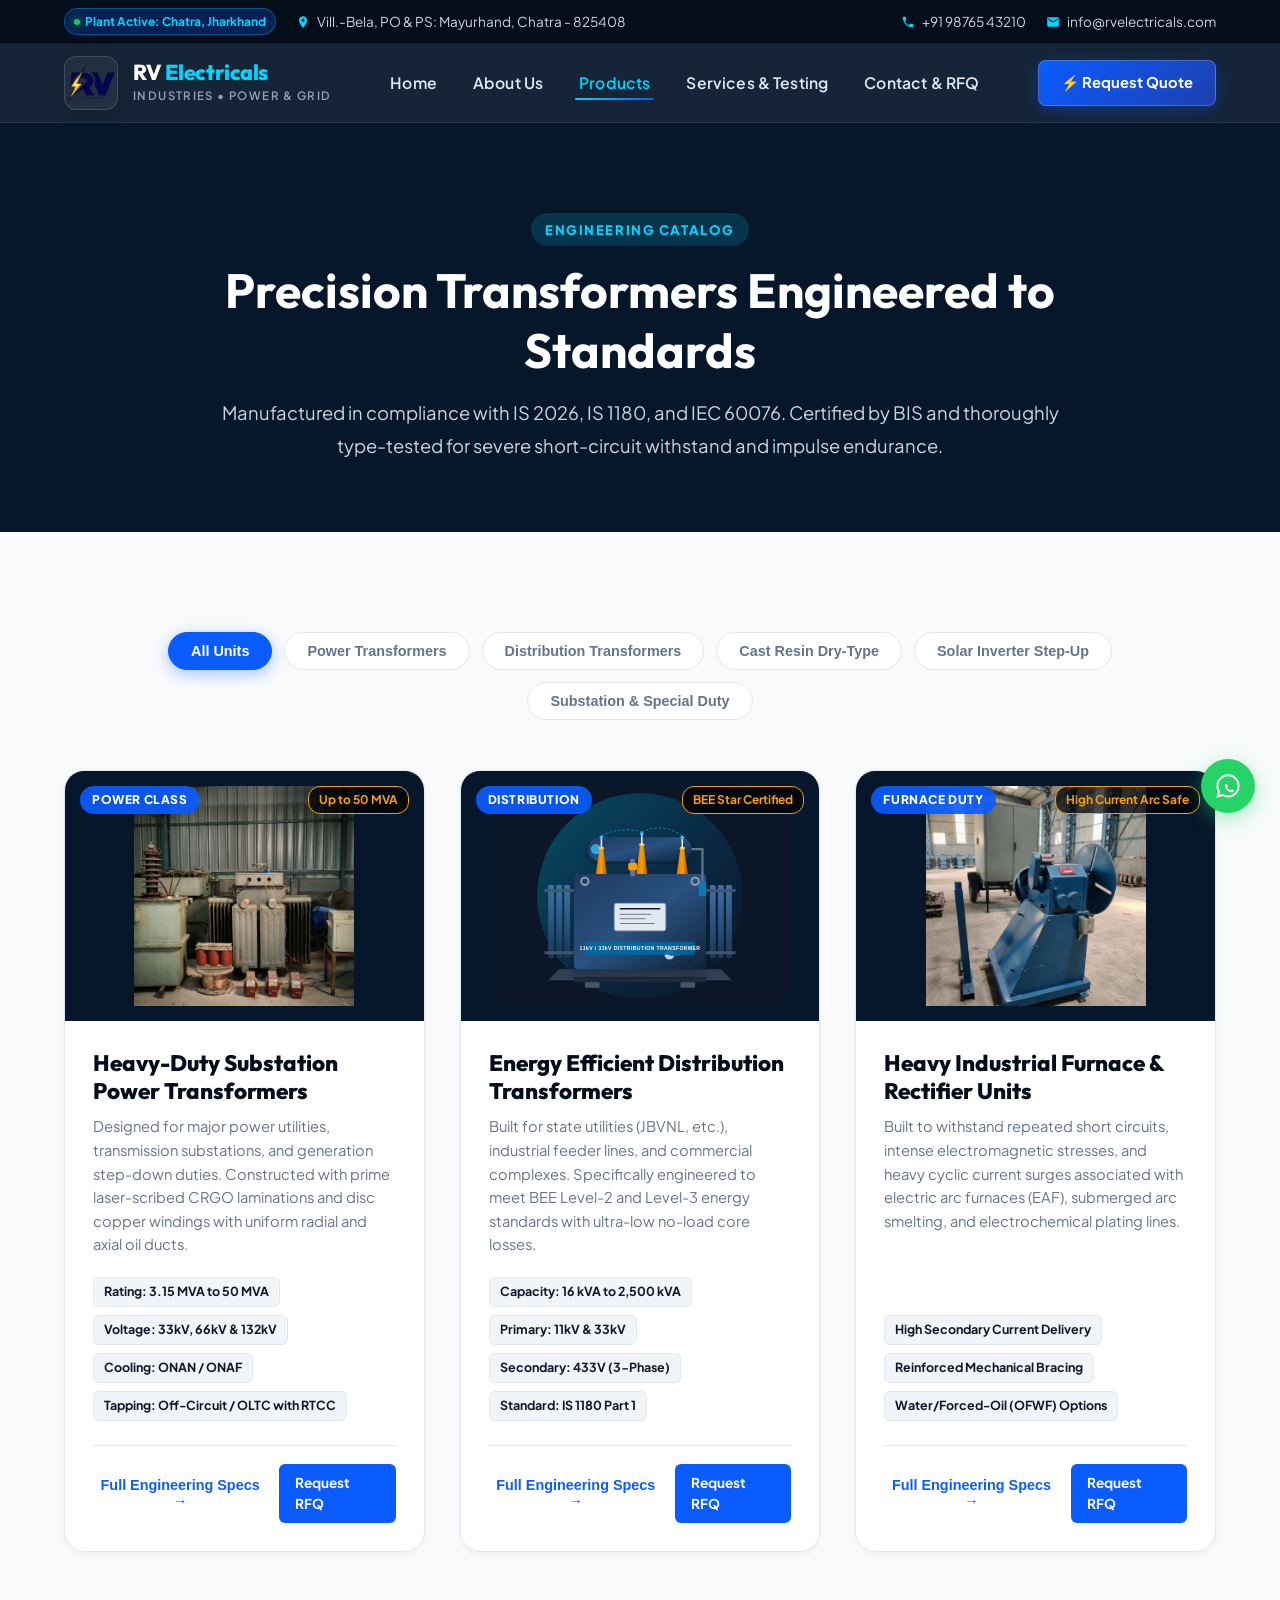
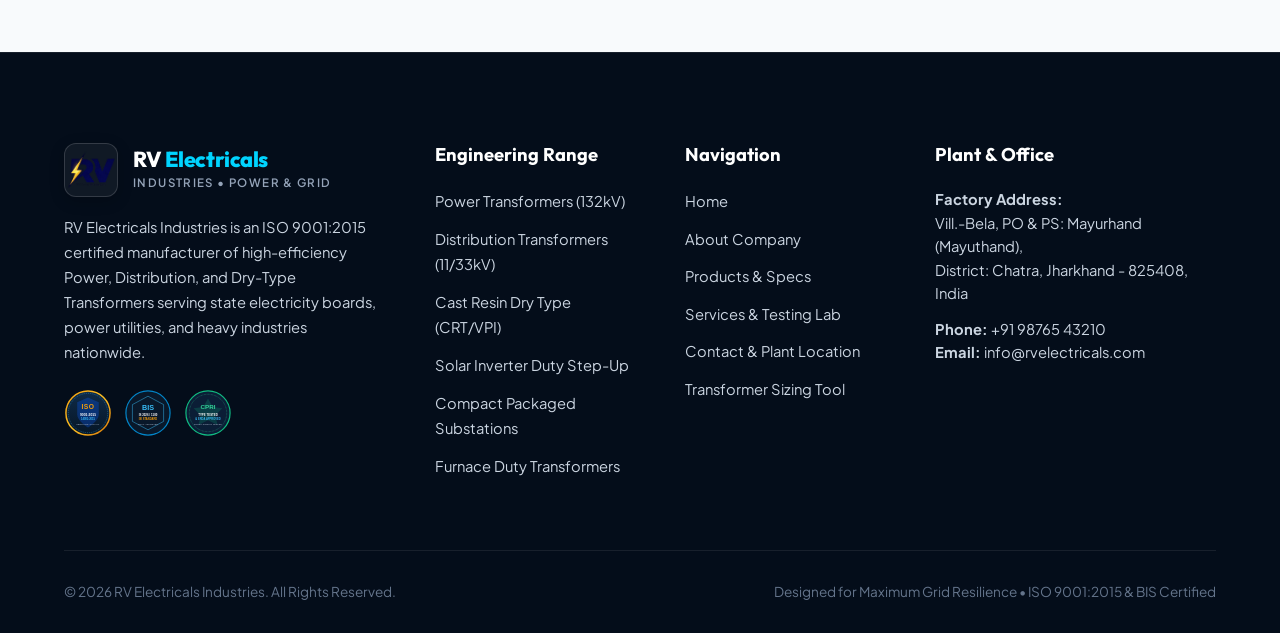
<file: products.html>
<!DOCTYPE html>
<html lang="en">
<head>
  <meta charset="UTF-8">
  <meta name="viewport" content="width=device-width, initial-scale=1.0">
  <title>Products &amp; Technical Catalog | RV Electricals Industries</title>
  <meta name="description" content="Explore RV Electricals Industries full catalog of Power, Distribution, Cast Resin Dry Type, and Solar Inverter Step-Up Transformers up to 50 MVA & 132kV.">
  
  <link rel="stylesheet" href="css/styles.css">
  <script src="js/script.js" defer></script>
</head>
<body>

  <!-- Scroll Progress Indicator -->
  <div id="scroll-progress"></div>

  <!-- Top Announcement Bar -->
  <div class="top-bar">
    <div class="top-bar-inner">
      <div class="top-bar-left">
        <span class="top-bar-badge"><span class="live-pulse"></span> Plant Active: Chatra, Jharkhand</span>
        <span class="top-bar-item">
          <svg viewBox="0 0 24 24"><path d="M12 2C8.13 2 5 5.13 5 9c0 5.25 7 13 7 13s7-7.75 7-13c0-3.87-3.13-7-7-7zm0 9.5c-1.38 0-2.5-1.12-2.5-2.5s1.12-2.5 2.5-2.5 2.5 1.12 2.5 2.5-1.12 2.5-2.5 2.5z"/></svg>
          Vill.-Bela, PO &amp; PS: Mayurhand, Chatra - 825408
        </span>
      </div>
      <div class="top-bar-right">
        <a href="tel:+919876543210" class="top-bar-item">
          <svg viewBox="0 0 24 24"><path d="M6.62 10.79c1.44 2.83 3.76 5.14 6.59 6.59l2.2-2.2c.27-.27.67-.36 1.02-.24 1.12.37 2.33.57 3.57.57.55 0 1 .45 1 1V20c0 .55-.45 1-1 1-9.39 0-17-7.61-17-17 0-.55.45-1 1-1h3.5c.55 0 1 .45 1 1 0 1.25.2 2.45.57 3.57.11.35.03.74-.25 1.02l-2.2 2.2z"/></svg>
          +91 98765 43210
        </a>
        <a href="mailto:info@rvelectricals.com" class="top-bar-item">
          <svg viewBox="0 0 24 24"><path d="M20 4H4c-1.1 0-1.99.9-1.99 2L2 18c0 1.1.9 2 2 2h16c1.1 0 2-.9 2-2V6c0-1.1-.9-2-2-2zm0 4l-8 5-8-5V6l8 5 8-5v2z"/></svg>
          info@rvelectricals.com
        </a>
      </div>
    </div>
  </div>

  <!-- Sticky Glassmorphism Header -->
  <nav>
    <div class="nav-container">
      <a href="index.html" class="logo-section">
        <div class="logo-wrapper">
          <img src="Images/Firefly.png" alt="RV Electricals Logo" class="logo">
        </div>
        <div class="logo-text-block">
          <span class="brand-title">RV <span>Electricals</span></span>
          <span class="brand-subtitle">Industries • Power &amp; Grid</span>
        </div>
      </a>

      <button class="menu-toggle" aria-label="Toggle Navigation">☰</button>

      <ul class="nav-links" id="navLinks">
        <li><a href="index.html">Home</a></li>
        <li><a href="about.html">About Us</a></li>
        <li><a href="products.html" class="active">Products</a></li>
        <li><a href="services.html">Services &amp; Testing</a></li>
        <li><a href="contact.html">Contact &amp; RFQ</a></li>
      </ul>

      <div class="nav-actions">
        <a href="contact.html#quote-form" class="btn-nav-quote">
          <span>⚡ Request Quote</span>
        </a>
      </div>
    </div>
  </nav>

  <!-- Page Header Banner -->
  <header class="section-dark" style="padding: 90px 5% 70px; text-align: center; position: relative;">
    <div style="max-width: 850px; margin: 0 auto; position: relative; z-index: 2;">
      <span class="section-tag">Engineering Catalog</span>
      <h1 style="color: #ffffff; font-size: 3rem; margin-bottom: 16px;">Precision Transformers Engineered to Standards</h1>
      <p style="color: #cbd5e1; font-size: 1.15rem; line-height: 1.8;">
        Manufactured in compliance with IS 2026, IS 1180, and IEC 60076. Certified by BIS and thoroughly type-tested for severe short-circuit withstand and impulse endurance.
      </p>
    </div>
  </header>

  <!-- Product Catalog Section -->
  <section class="section">
    <!-- Filter Category Tabs -->
    <div class="product-filter-bar reveal">
      <button class="filter-btn active" data-filter="all">All Units</button>
      <button class="filter-btn" data-filter="power">Power Transformers</button>
      <button class="filter-btn" data-filter="distribution">Distribution Transformers</button>
      <button class="filter-btn" data-filter="drytype">Cast Resin Dry-Type</button>
      <button class="filter-btn" data-filter="solar">Solar Inverter Step-Up</button>
      <button class="filter-btn" data-filter="special">Substation &amp; Special Duty</button>
    </div>

    <!-- Product Grid -->
    <div class="products-grid">
      <!-- 1. Power Transformers -->
      <div class="product-card reveal" data-category="power">
        <div class="product-thumb">
          <span class="product-category-badge">Power Class</span>
          <img src="Images/Firefly_Gemini Flash_Just enhance and improve the lightings 439904.png" alt="RV Power Transformer">
          <span class="product-star-rating">Up to 50 MVA</span>
        </div>
        <div class="product-body">
          <h3>Heavy-Duty Substation Power Transformers</h3>
          <p>Designed for major power utilities, transmission substations, and generation step-down duties. Constructed with prime laser-scribed CRGO laminations and disc copper windings with uniform radial and axial oil ducts.</p>
          <div class="product-specs-pills">
            <span class="spec-pill">Rating: 3.15 MVA to 50 MVA</span>
            <span class="spec-pill">Voltage: 33kV, 66kV &amp; 132kV</span>
            <span class="spec-pill">Cooling: ONAN / ONAF</span>
            <span class="spec-pill">Tapping: Off-Circuit / OLTC with RTCC</span>
          </div>
          <div class="product-footer">
            <button class="btn-details" onclick="openSpecsModal('power')">Full Engineering Specs →</button>
            <a href="contact.html?model=Power-Transformer-50MVA#quote-form" class="btn-sm-quote">Request RFQ</a>
          </div>
        </div>
      </div>

      <!-- 2. Energy Efficient Distribution Transformers -->
      <div class="product-card reveal" data-category="distribution">
        <div class="product-thumb">
          <span class="product-category-badge">Distribution</span>
          <img src="Images/distribution-transformer.svg" alt="RV Energy Efficient Distribution Transformer">
          <span class="product-star-rating">BEE Star Certified</span>
        </div>
        <div class="product-body">
          <h3>Energy Efficient Distribution Transformers</h3>
          <p>Built for state utilities (JBVNL, etc.), industrial feeder lines, and commercial complexes. Specifically engineered to meet BEE Level-2 and Level-3 energy standards with ultra-low no-load core losses.</p>
          <div class="product-specs-pills">
            <span class="spec-pill">Capacity: 16 kVA to 2,500 kVA</span>
            <span class="spec-pill">Primary: 11kV &amp; 33kV</span>
            <span class="spec-pill">Secondary: 433V (3-Phase)</span>
            <span class="spec-pill">Standard: IS 1180 Part 1</span>
          </div>
          <div class="product-footer">
            <button class="btn-details" onclick="openSpecsModal('distribution')">Full Engineering Specs →</button>
            <a href="contact.html?model=Distribution-Transformer-IS1180#quote-form" class="btn-sm-quote">Request RFQ</a>
          </div>
        </div>
      </div>

      <!-- 3. Cast Resin Dry-Type Transformers -->
      <!-- <div class="product-card reveal" data-category="drytype">
        <div class="product-thumb">
          <span class="product-category-badge">Cast Resin Dry</span>
          <img src="Images/dry-transformer.svg" alt="Cast Resin Dry Type Transformer">
          <span class="product-star-rating">Flame Proof Class F/H</span>
        </div>
        <div class="product-body">
          <h3>Cast Resin Dry-Type Transformers (CRT / VPI)</h3>
          <p>Environment-friendly, self-extinguishing transformer insulated with filled epoxy resin cast under deep vacuum. Zero risk of oil spillage or explosion, making it ideal for high-occupancy buildings, hospitals, and mines.</p>
          <div class="product-specs-pills">
            <span class="spec-pill">Capacity: 100 kVA to 3,150 kVA</span>
            <span class="spec-pill">Protection: IP23 / IP33 Enclosure</span>
            <span class="spec-pill">Temp Sensors: PT100 RTD with Scanner</span>
            <span class="spec-pill">Zero Oil / Moisture Proof</span>
          </div>
          <div class="product-footer">
            <button class="btn-details" onclick="openSpecsModal('drytype')">Full Engineering Specs →</button>
            <a href="contact.html?model=Cast-Resin-Dry-Type#quote-form" class="btn-sm-quote">Request RFQ</a>
          </div>
        </div>
      </div>-->

      <!-- 4. Solar & Wind Inverter Step-Up Duty 
      <div class="product-card reveal" data-category="solar">
        <div class="product-thumb">
          <span class="product-category-badge">Renewable Duty</span>
          <img src="Images/solar-transformer.svg" alt="Solar Inverter Duty Transformer">
          <span class="product-star-rating">Multi-Winding Design</span>
        </div>
        <div class="product-body">
          <h3>Solar Inverter Multi-Winding Step-Up Units</h3>
          <p>Engineered for utility-scale solar PV farms and wind installations. Featuring separate split low-voltage windings for connecting multiple central inverters, electrostatic shielding, and high K-factor harmonic tolerance.</p>
          <div class="product-specs-pills">
            <span class="spec-pill">Capacity: 1,000 kVA to 12.5 MVA</span>
            <span class="spec-pill">Multiple LV Inverter Windings</span>
            <span class="spec-pill">K-Factor Rated for Harmonics</span>
            <span class="spec-pill">50°C Ambient Heat Design</span>
          </div>
          <div class="product-footer">
            <button class="btn-details" onclick="openSpecsModal('solar')">Full Engineering Specs →</button>
            <a href="contact.html?model=Solar-Inverter-Transformer#quote-form" class="btn-sm-quote">Request RFQ</a>
          </div>
        </div>
      </div> -->

      <!-- 5. Compact Packaged Substations (CSS) 
      <div class="product-card reveal" data-category="special">
        <div class="product-thumb">
          <span class="product-category-badge">Packaged Substation</span>
          <img src="Images/Firefly_Gemini Flash_Enhance the lighting and enhance the overall dynamics of the photo 61702.png" alt="Compact Substation CSS">
          <span class="product-star-rating">Plug-and-Play CSS</span>
        </div>
        <div class="product-body">
          <h3>Unitized Compact Packaged Substation (CSS)</h3>
          <p>Self-contained outdoor outdoor kiosk housing 11kV/33kV Ring Main Unit (RMU), distribution transformer, and Low Voltage distribution panel in an aesthetically pleasing, IP54 weatherproof enclosure.</p>
          <div class="product-specs-pills">
            <span class="spec-pill">Pre-Fabricated &amp; Factory Wired</span>
            <span class="spec-pill">Internal Arc Tested Safety</span>
            <span class="spec-pill">Minimal Footprint</span>
          </div>
          <div class="product-footer">
            <button class="btn-details" onclick="openSpecsModal('distribution')">Full Engineering Specs →</button>
            <a href="contact.html?model=Compact-Substation-CSS#quote-form" class="btn-sm-quote">Request RFQ</a>
          </div>
        </div>
      </div> -->

      <!-- 6. Special Duty Furnace & Rectifier Transformers -->
      <div class="product-card reveal" data-category="special">
        <div class="product-thumb">
          <span class="product-category-badge">Furnace Duty</span>
          <img src="Images/Firefly_Gemini Flash_Make it look more asthetically pleasing and remove the mens in the background  55410.png" alt="Industrial Furnace Transformer">
          <span class="product-star-rating">High Current Arc Safe</span>
        </div>
        <div class="product-body">
          <h3>Heavy Industrial Furnace &amp; Rectifier Units</h3>
          <p>Built to withstand repeated short circuits, intense electromagnetic stresses, and heavy cyclic current surges associated with electric arc furnaces (EAF), submerged arc smelting, and electrochemical plating lines.</p>
          <div class="product-specs-pills">
            <span class="spec-pill">High Secondary Current Delivery</span>
            <span class="spec-pill">Reinforced Mechanical Bracing</span>
            <span class="spec-pill">Water/Forced-Oil (OFWF) Options</span>
          </div>
          <div class="product-footer">
            <button class="btn-details" onclick="openSpecsModal('power')">Full Engineering Specs →</button>
            <a href="contact.html?model=Furnace-Rectifier-Transformer#quote-form" class="btn-sm-quote">Request RFQ</a>
          </div>
        </div>
      </div>
    </div>
  </section>

  <!-- Technical Specs Modal -->
  <div id="specs-modal" class="specs-modal">
    <div class="specs-modal-dialog">
      <button class="specs-modal-close" onclick="closeSpecsModal()">&times;</button>
      <h2 id="specs-modal-title" style="color: var(--primary); font-size: 1.6rem; margin-bottom: 8px;">Technical Specifications</h2>
      <div id="specs-modal-body"></div>
      <div style="margin-top: 25px; display: flex; justify-content: flex-end; gap: 12px;">
        <button onclick="closeSpecsModal()" class="btn btn-secondary" style="color: var(--text-main); border-color: var(--border-light);">Close</button>
        <a href="contact.html#quote-form" class="btn btn-primary">Request Quotation for Model</a>
      </div>
    </div>
  </div>

  <!-- Enterprise Footer -->
  <footer class="footer">
    <div class="footer-container">
      <div class="footer-col footer-brand">
        <div class="logo-section" style="margin-bottom: 12px;">
          <div class="logo-wrapper">
            <img src="Images/Firefly.png" alt="RV Logo" class="logo">
          </div>
          <div class="logo-text-block">
            <span class="brand-title">RV <span>Electricals</span></span>
            <span class="brand-subtitle">Industries • Power &amp; Grid</span>
          </div>
        </div>
        <p>
          RV Electricals Industries is an ISO 9001:2015 certified manufacturer of high-efficiency Power, Distribution, and Dry-Type Transformers serving state electricity boards, power utilities, and heavy industries nationwide.
        </p>
        <div class="footer-badges">
          <img src="Images/iso-badge.svg" alt="ISO Certified" class="footer-badge-img">
          <img src="Images/bis-badge.svg" alt="BIS Certified" class="footer-badge-img">
          <img src="Images/cpri-badge.svg" alt="CPRI Tested" class="footer-badge-img">
        </div>
      </div>

      <div class="footer-col">
        <h4>Engineering Range</h4>
        <ul class="footer-links">
          <li><a href="products.html">Power Transformers (132kV)</a></li>
          <li><a href="products.html">Distribution Transformers (11/33kV)</a></li>
          <li><a href="products.html">Cast Resin Dry Type (CRT/VPI)</a></li>
          <li><a href="products.html">Solar Inverter Duty Step-Up</a></li>
          <li><a href="products.html">Compact Packaged Substations</a></li>
          <li><a href="products.html">Furnace Duty Transformers</a></li>
        </ul>
      </div>

      <div class="footer-col">
        <h4>Navigation</h4>
        <ul class="footer-links">
          <li><a href="index.html">Home</a></li>
          <li><a href="about.html">About Company</a></li>
          <li><a href="products.html">Products &amp; Specs</a></li>
          <li><a href="services.html">Services &amp; Testing Lab</a></li>
          <li><a href="contact.html">Contact &amp; Plant Location</a></li>
          <li><a href="index.html#calculator">Transformer Sizing Tool</a></li>
        </ul>
      </div>

      <div class="footer-col">
        <h4>Plant &amp; Office</h4>
        <p style="color: #cbd5e1; font-size: 0.92rem; margin-bottom: 12px;">
          <strong>Factory Address:</strong><br>
          Vill.-Bela, PO &amp; PS: Mayurhand (Mayuthand),<br>
          District: Chatra, Jharkhand - 825408, India
        </p>
        <p style="color: #cbd5e1; font-size: 0.92rem; margin-bottom: 12px;">
          <strong>Phone:</strong> +91 98765 43210<br>
          <strong>Email:</strong> info@rvelectricals.com
        </p>
      </div>
    </div>

    <div class="footer-bottom">
      <div>&copy; 2026 RV Electricals Industries. All Rights Reserved.</div>
      <div>Designed for Maximum Grid Resilience • ISO 9001:2015 &amp; BIS Certified</div>
    </div>
  </footer>

  <!-- Floating Action Buttons -->
  <div class="floating-actions">
    <a href="https://wa.me/919876543210?text=Hello%20RV%20Electricals,%20I%20am%20looking%20for%20transformer%20technical%20specifications." class="btn-whatsapp-float" target="_blank" rel="noopener noreferrer" aria-label="WhatsApp Us">
      <svg viewBox="0 0 24 24"><path d="M12.04 2C6.58 2 2.13 6.45 2.13 11.91c0 1.75.46 3.45 1.32 4.95L2.05 22l5.25-1.38c1.45.79 3.08 1.21 4.74 1.21 5.46 0 9.91-4.45 9.91-9.91 0-2.65-1.03-5.14-2.9-7.01A9.816 9.816 0 0 0 12.04 2m.01 1.67c2.2 0 4.26.86 5.82 2.42a8.225 8.225 0 0 1 2.41 5.83c0 4.54-3.7 8.24-8.24 8.24-1.48 0-2.93-.4-4.2-1.15l-.3-.18-3.12.82.83-3.04-.2-.31a8.196 8.196 0 0 1-1.26-4.38c0-4.54 3.7-8.24 8.24-8.24m4.52 11.66c-.19-.09-1.1-.54-1.27-.6-.17-.06-.29-.09-.42.09-.12.19-.48.6-.59.72-.11.12-.22.14-.4.05-.19-.09-.79-.29-1.5-.93-.56-.49-.93-1.11-1.04-1.3-.11-.19-.01-.29.08-.38.08-.09.19-.22.28-.33.09-.11.12-.19.19-.31.06-.12.03-.24-.01-.33-.05-.09-.42-1.01-.58-1.39-.15-.36-.3-.31-.42-.32h-.36c-.12 0-.33.05-.5.23-.17.19-.66.65-.66 1.58 0 .93.68 1.83.77 1.96.1.12 1.34 2.05 3.25 2.87.45.2.81.31 1.09.4.46.15.88.13 1.21.08.37-.06 1.1-.45 1.26-.88.15-.44.15-.81.11-.88-.04-.08-.17-.13-.36-.23z"/></svg>
    </a>
    <button id="back-to-top" class="btn-back-top" aria-label="Back to Top">↑</button>
  </div>

</body>
</html>
</file>
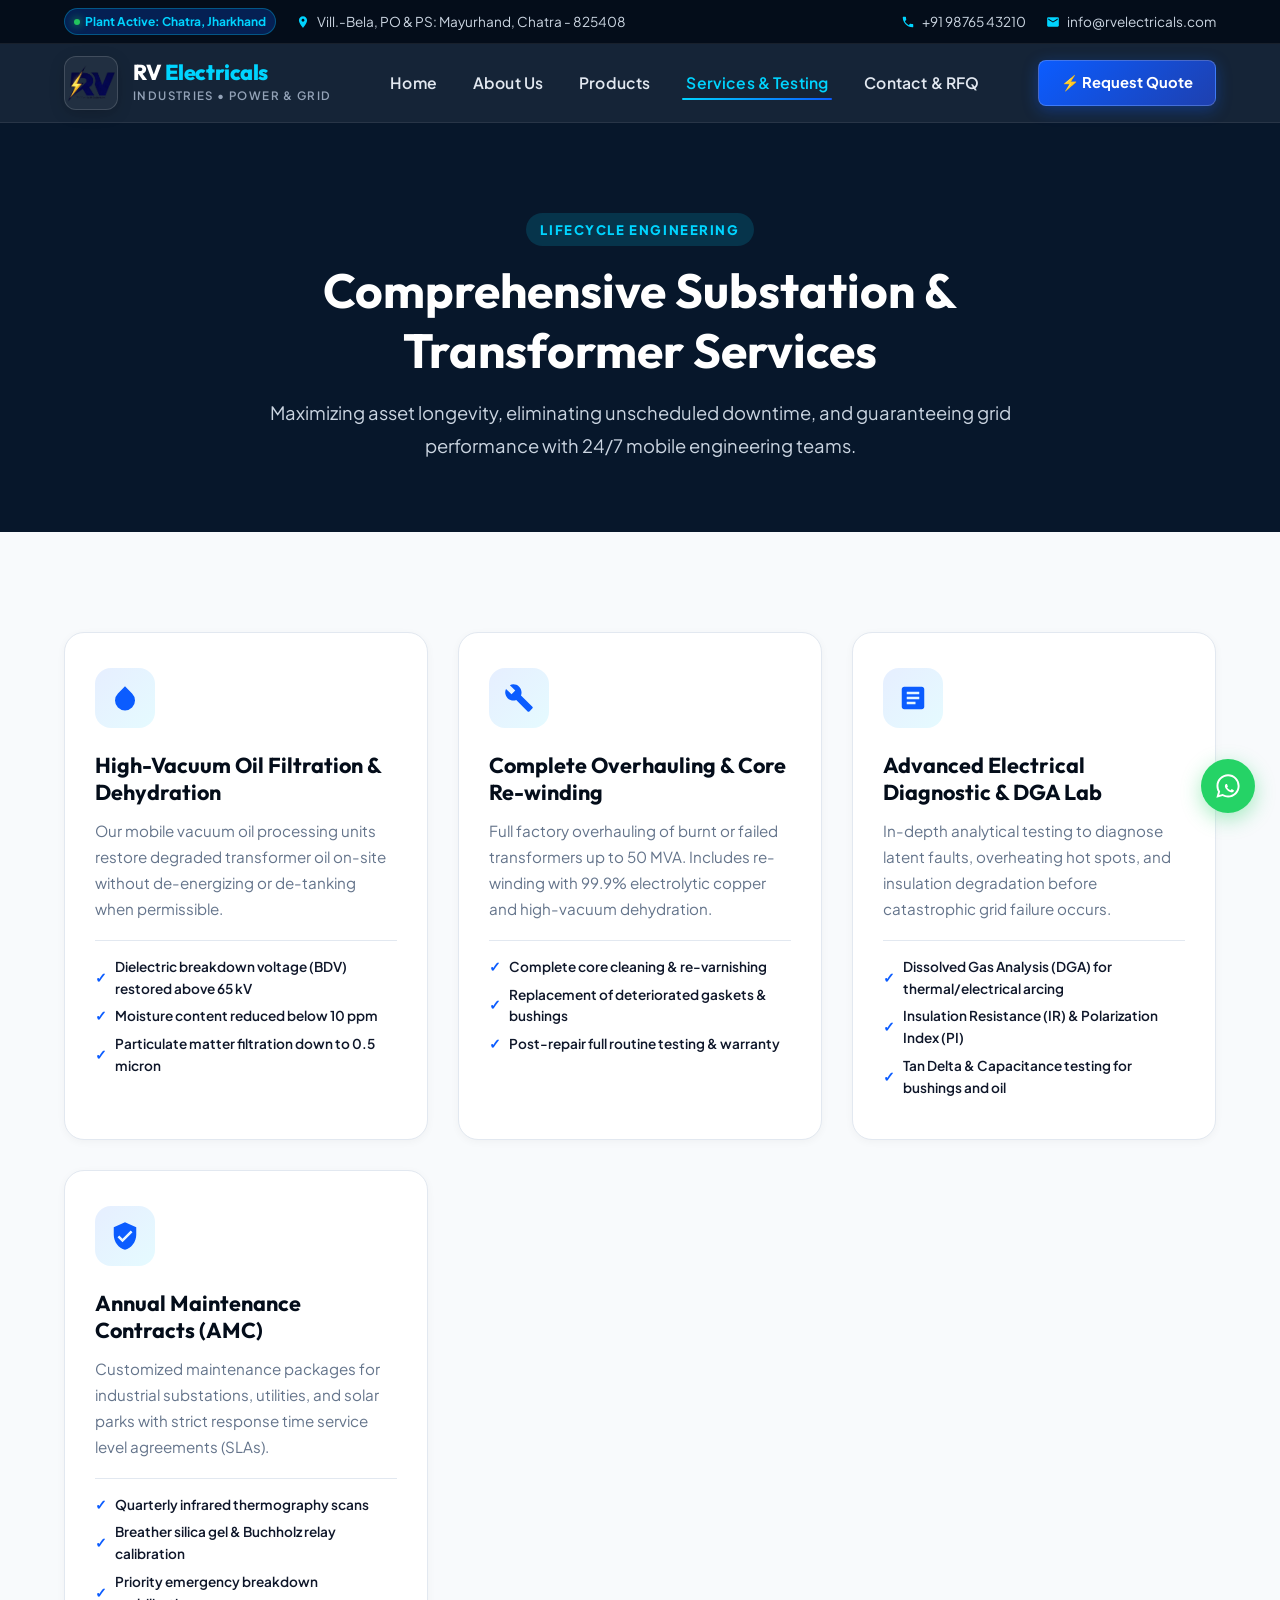
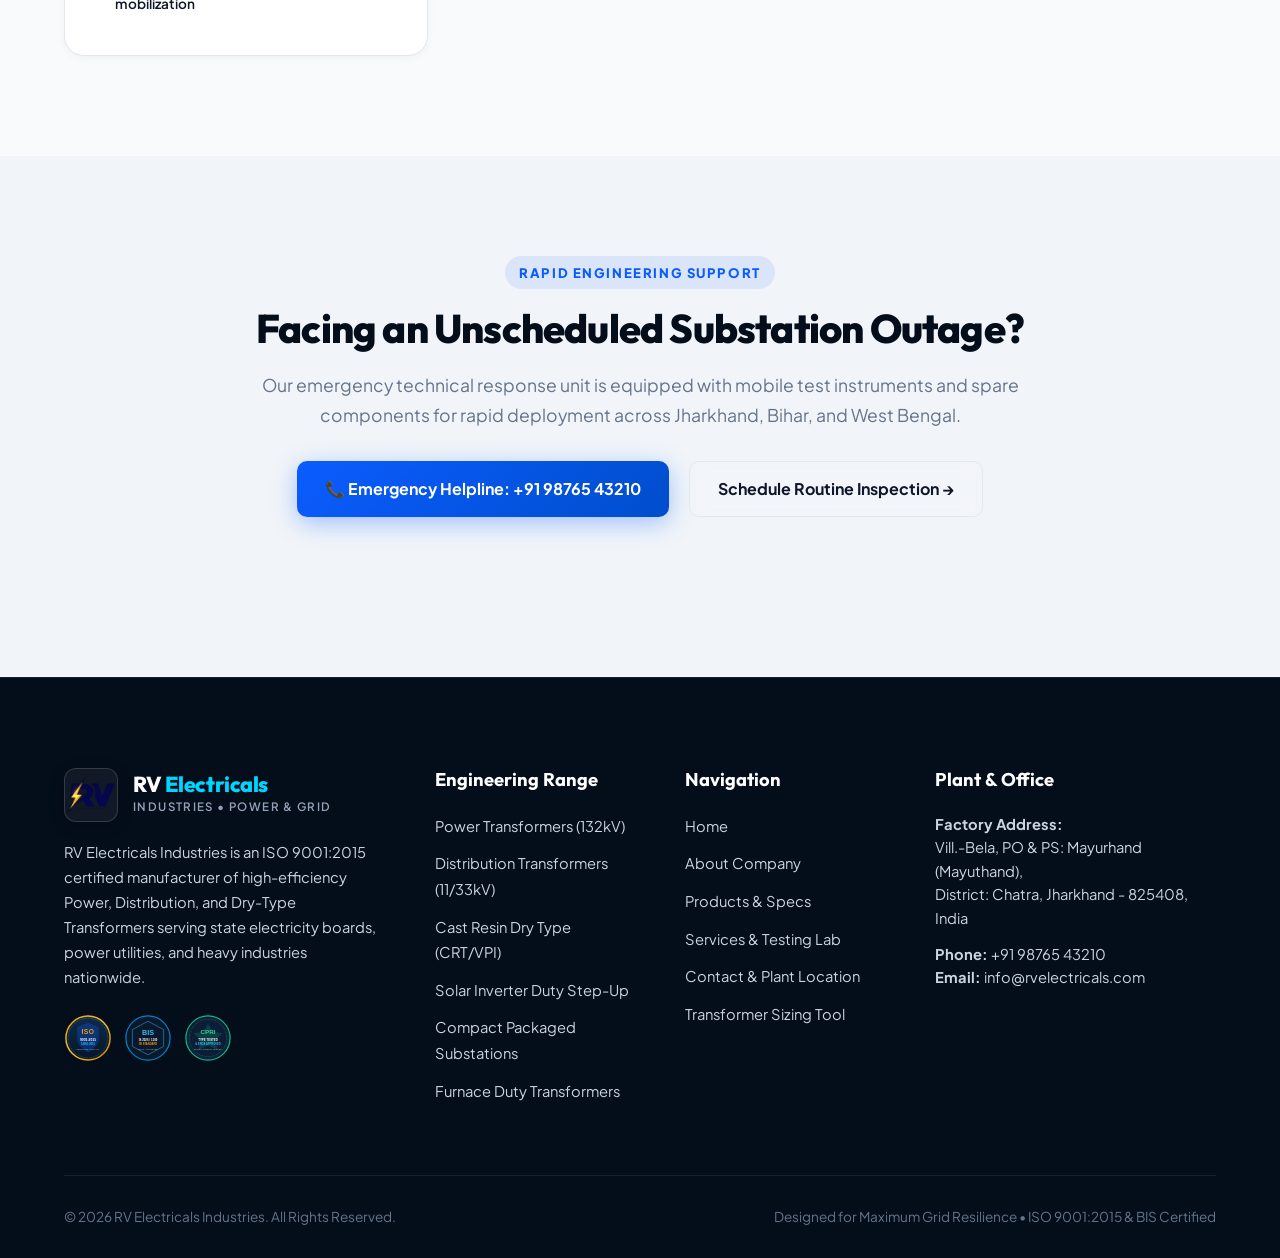
<file: services.html>
<!DOCTYPE html>
<html lang="en">
<head>
  <meta charset="UTF-8">
  <meta name="viewport" content="width=device-width, initial-scale=1.0">
  <title>Engineering Services &amp; Testing Lab | RV Electricals Industries</title>
  <meta name="description" content="Lifecycle support, high-vacuum oil filtration, transformer re-winding, and comprehensive NABL diagnostic testing services by RV Electricals Industries.">
  
  <link rel="stylesheet" href="css/styles.css">
  <script src="js/script.js" defer></script>
</head>
<body>

  <!-- Scroll Progress Indicator -->
  <div id="scroll-progress"></div>

  <!-- Top Announcement Bar -->
  <div class="top-bar">
    <div class="top-bar-inner">
      <div class="top-bar-left">
        <span class="top-bar-badge"><span class="live-pulse"></span> Plant Active: Chatra, Jharkhand</span>
        <span class="top-bar-item">
          <svg viewBox="0 0 24 24"><path d="M12 2C8.13 2 5 5.13 5 9c0 5.25 7 13 7 13s7-7.75 7-13c0-3.87-3.13-7-7-7zm0 9.5c-1.38 0-2.5-1.12-2.5-2.5s1.12-2.5 2.5-2.5 2.5 1.12 2.5 2.5-1.12 2.5-2.5 2.5z"/></svg>
          Vill.-Bela, PO &amp; PS: Mayurhand, Chatra - 825408
        </span>
      </div>
      <div class="top-bar-right">
        <a href="tel:+919876543210" class="top-bar-item">
          <svg viewBox="0 0 24 24"><path d="M6.62 10.79c1.44 2.83 3.76 5.14 6.59 6.59l2.2-2.2c.27-.27.67-.36 1.02-.24 1.12.37 2.33.57 3.57.57.55 0 1 .45 1 1V20c0 .55-.45 1-1 1-9.39 0-17-7.61-17-17 0-.55.45-1 1-1h3.5c.55 0 1 .45 1 1 0 1.25.2 2.45.57 3.57.11.35.03.74-.25 1.02l-2.2 2.2z"/></svg>
          +91 98765 43210
        </a>
        <a href="mailto:info@rvelectricals.com" class="top-bar-item">
          <svg viewBox="0 0 24 24"><path d="M20 4H4c-1.1 0-1.99.9-1.99 2L2 18c0 1.1.9 2 2 2h16c1.1 0 2-.9 2-2V6c0-1.1-.9-2-2-2zm0 4l-8 5-8-5V6l8 5 8-5v2z"/></svg>
          info@rvelectricals.com
        </a>
      </div>
    </div>
  </div>

  <!-- Sticky Glassmorphism Header -->
  <nav>
    <div class="nav-container">
      <a href="index.html" class="logo-section">
        <div class="logo-wrapper">
          <img src="Images/Firefly.png" alt="RV Electricals Logo" class="logo">
        </div>
        <div class="logo-text-block">
          <span class="brand-title">RV <span>Electricals</span></span>
          <span class="brand-subtitle">Industries • Power &amp; Grid</span>
        </div>
      </a>

      <button class="menu-toggle" aria-label="Toggle Navigation">☰</button>

      <ul class="nav-links" id="navLinks">
        <li><a href="index.html">Home</a></li>
        <li><a href="about.html">About Us</a></li>
        <li><a href="products.html">Products</a></li>
        <li><a href="services.html" class="active">Services &amp; Testing</a></li>
        <li><a href="contact.html">Contact &amp; RFQ</a></li>
      </ul>

      <div class="nav-actions">
        <a href="contact.html#quote-form" class="btn-nav-quote">
          <span>⚡ Request Quote</span>
        </a>
      </div>
    </div>
  </nav>

  <!-- Page Header Banner -->
  <header class="section-dark" style="padding: 90px 5% 70px; text-align: center; position: relative;">
    <div style="max-width: 850px; margin: 0 auto; position: relative; z-index: 2;">
      <span class="section-tag">Lifecycle Engineering</span>
      <h1 style="color: #ffffff; font-size: 3rem; margin-bottom: 16px;">Comprehensive Substation &amp; Transformer Services</h1>
      <p style="color: #cbd5e1; font-size: 1.15rem; line-height: 1.8;">
        Maximizing asset longevity, eliminating unscheduled downtime, and guaranteeing grid performance with 24/7 mobile engineering teams.
      </p>
    </div>
  </header>

  <!-- Service Pillars Grid -->
  <section class="section">
    <div class="features-grid">
      <!-- Service 1: On-Site Oil Filtration -->
      <div class="feature-card reveal">
        <div class="feature-icon-wrapper">
          <svg viewBox="0 0 24 24"><path d="M12 2.69l5.66 5.66a8 8 0 1 1-11.31 0z"/></svg>
        </div>
        <h3>High-Vacuum Oil Filtration &amp; Dehydration</h3>
        <p>Our mobile vacuum oil processing units restore degraded transformer oil on-site without de-energizing or de-tanking when permissible.</p>
        <ul class="feature-specs-list">
          <li>Dielectric breakdown voltage (BDV) restored above 65 kV</li>
          <li>Moisture content reduced below 10 ppm</li>
          <li>Particulate matter filtration down to 0.5 micron</li>
        </ul>
      </div>

      <!-- Service 2: Overhauling & Rewinding -->
      <div class="feature-card reveal">
        <div class="feature-icon-wrapper">
          <svg viewBox="0 0 24 24"><path d="M22.7 19l-9.1-9.1c.9-2.3.4-5-1.5-6.9-2-2-5-2.4-7.4-1.3L9 6 6 9 1.6 4.7C.4 7.1.9 10.1 2.9 12.1c1.9 1.9 4.6 2.4 6.9 1.5l9.1 9.1c.4.4 1 .4 1.4 0l2.3-2.3c.5-.4.5-1.1.1-1.4z"/></svg>
        </div>
        <h3>Complete Overhauling &amp; Core Re-winding</h3>
        <p>Full factory overhauling of burnt or failed transformers up to 50 MVA. Includes re-winding with 99.9% electrolytic copper and high-vacuum dehydration.</p>
        <ul class="feature-specs-list">
          <li>Complete core cleaning &amp; re-varnishing</li>
          <li>Replacement of deteriorated gaskets &amp; bushings</li>
          <li>Post-repair full routine testing &amp; warranty</li>
        </ul>
      </div>

      <!-- Service 3: Diagnostic Testing -->
      <div class="feature-card reveal">
        <div class="feature-icon-wrapper">
          <svg viewBox="0 0 24 24"><path d="M19 3H5c-1.1 0-2 .9-2 2v14c0 1.1.9 2 2 2h14c1.1 0 2-.9 2-2V5c0-1.1-.9-2-2-2zm-5 14H7v-2h7v2zm3-4H7v-2h10v2zm0-4H7V7h10v2z"/></svg>
        </div>
        <h3>Advanced Electrical Diagnostic &amp; DGA Lab</h3>
        <p>In-depth analytical testing to diagnose latent faults, overheating hot spots, and insulation degradation before catastrophic grid failure occurs.</p>
        <ul class="feature-specs-list">
          <li>Dissolved Gas Analysis (DGA) for thermal/electrical arcing</li>
          <li>Insulation Resistance (IR) &amp; Polarization Index (PI)</li>
          <li>Tan Delta &amp; Capacitance testing for bushings and oil</li>
        </ul>
      </div>

      <!-- Service 4: Turnkey Substation AMC -->
      <div class="feature-card reveal">
        <div class="feature-icon-wrapper">
          <svg viewBox="0 0 24 24"><path d="M12 1L3 5v6c0 5.55 3.84 10.74 9 12 5.16-1.26 9-6.45 9-12V5l-9-4zm-2 16l-4-4 1.41-1.41L10 14.17l6.59-6.59L18 9l-8 8z"/></svg>
        </div>
        <h3>Annual Maintenance Contracts (AMC)</h3>
        <p>Customized maintenance packages for industrial substations, utilities, and solar parks with strict response time service level agreements (SLAs).</p>
        <ul class="feature-specs-list">
          <li>Quarterly infrared thermography scans</li>
          <li>Breather silica gel &amp; Buchholz relay calibration</li>
          <li>Priority emergency breakdown mobilization</li>
        </ul>
      </div>
    </div>
  </section>

  <!-- Service Request Call to Action -->
  <section class="section section-alt" style="text-align: center;">
    <div class="section-header reveal">
      <span class="section-tag">Rapid Engineering Support</span>
      <h2 class="section-title">Facing an Unscheduled Substation Outage?</h2>
      <p class="section-subtitle">
        Our emergency technical response unit is equipped with mobile test instruments and spare components for rapid deployment across Jharkhand, Bihar, and West Bengal.
      </p>
      <div style="margin-top: 30px; display: flex; justify-content: center; gap: 20px; flex-wrap: wrap;">
        <a href="tel:+919876543210" class="btn btn-primary">
          <span>📞 Emergency Helpline: +91 98765 43210</span>
        </a>
        <a href="contact.html#quote-form" class="btn btn-secondary" style="color: var(--text-main); border-color: var(--border-light);">
          <span>Schedule Routine Inspection →</span>
        </a>
      </div>
    </div>
  </section>

  <!-- Enterprise Footer -->
  <footer class="footer">
    <div class="footer-container">
      <div class="footer-col footer-brand">
        <div class="logo-section" style="margin-bottom: 12px;">
          <div class="logo-wrapper">
            <img src="Images/Firefly.png" alt="RV Logo" class="logo">
          </div>
          <div class="logo-text-block">
            <span class="brand-title">RV <span>Electricals</span></span>
            <span class="brand-subtitle">Industries • Power &amp; Grid</span>
          </div>
        </div>
        <p>
          RV Electricals Industries is an ISO 9001:2015 certified manufacturer of high-efficiency Power, Distribution, and Dry-Type Transformers serving state electricity boards, power utilities, and heavy industries nationwide.
        </p>
        <div class="footer-badges">
          <img src="Images/iso-badge.svg" alt="ISO Certified" class="footer-badge-img">
          <img src="Images/bis-badge.svg" alt="BIS Certified" class="footer-badge-img">
          <img src="Images/cpri-badge.svg" alt="CPRI Tested" class="footer-badge-img">
        </div>
      </div>

      <div class="footer-col">
        <h4>Engineering Range</h4>
        <ul class="footer-links">
          <li><a href="products.html">Power Transformers (132kV)</a></li>
          <li><a href="products.html">Distribution Transformers (11/33kV)</a></li>
          <li><a href="products.html">Cast Resin Dry Type (CRT/VPI)</a></li>
          <li><a href="products.html">Solar Inverter Duty Step-Up</a></li>
          <li><a href="products.html">Compact Packaged Substations</a></li>
          <li><a href="products.html">Furnace Duty Transformers</a></li>
        </ul>
      </div>

      <div class="footer-col">
        <h4>Navigation</h4>
        <ul class="footer-links">
          <li><a href="index.html">Home</a></li>
          <li><a href="about.html">About Company</a></li>
          <li><a href="products.html">Products &amp; Specs</a></li>
          <li><a href="services.html">Services &amp; Testing Lab</a></li>
          <li><a href="contact.html">Contact &amp; Plant Location</a></li>
          <li><a href="index.html#calculator">Transformer Sizing Tool</a></li>
        </ul>
      </div>

      <div class="footer-col">
        <h4>Plant &amp; Office</h4>
        <p style="color: #cbd5e1; font-size: 0.92rem; margin-bottom: 12px;">
          <strong>Factory Address:</strong><br>
          Vill.-Bela, PO &amp; PS: Mayurhand (Mayuthand),<br>
          District: Chatra, Jharkhand - 825408, India
        </p>
        <p style="color: #cbd5e1; font-size: 0.92rem; margin-bottom: 12px;">
          <strong>Phone:</strong> +91 98765 43210<br>
          <strong>Email:</strong> info@rvelectricals.com
        </p>
      </div>
    </div>

    <div class="footer-bottom">
      <div>&copy; 2026 RV Electricals Industries. All Rights Reserved.</div>
      <div>Designed for Maximum Grid Resilience • ISO 9001:2015 &amp; BIS Certified</div>
    </div>
  </footer>

  <!-- Floating Action Buttons -->
  <div class="floating-actions">
    <a href="https://wa.me/919876543210?text=Hello%20RV%20Electricals,%20I%20need%20on-site%20transformer%20filtration%20or%20testing%20services." class="btn-whatsapp-float" target="_blank" rel="noopener noreferrer" aria-label="WhatsApp Us">
      <svg viewBox="0 0 24 24"><path d="M12.04 2C6.58 2 2.13 6.45 2.13 11.91c0 1.75.46 3.45 1.32 4.95L2.05 22l5.25-1.38c1.45.79 3.08 1.21 4.74 1.21 5.46 0 9.91-4.45 9.91-9.91 0-2.65-1.03-5.14-2.9-7.01A9.816 9.816 0 0 0 12.04 2m.01 1.67c2.2 0 4.26.86 5.82 2.42a8.225 8.225 0 0 1 2.41 5.83c0 4.54-3.7 8.24-8.24 8.24-1.48 0-2.93-.4-4.2-1.15l-.3-.18-3.12.82.83-3.04-.2-.31a8.196 8.196 0 0 1-1.26-4.38c0-4.54 3.7-8.24 8.24-8.24m4.52 11.66c-.19-.09-1.1-.54-1.27-.6-.17-.06-.29-.09-.42.09-.12.19-.48.6-.59.72-.11.12-.22.14-.4.05-.19-.09-.79-.29-1.5-.93-.56-.49-.93-1.11-1.04-1.3-.11-.19-.01-.29.08-.38.08-.09.19-.22.28-.33.09-.11.12-.19.19-.31.06-.12.03-.24-.01-.33-.05-.09-.42-1.01-.58-1.39-.15-.36-.3-.31-.42-.32h-.36c-.12 0-.33.05-.5.23-.17.19-.66.65-.66 1.58 0 .93.68 1.83.77 1.96.1.12 1.34 2.05 3.25 2.87.45.2.81.31 1.09.4.46.15.88.13 1.21.08.37-.06 1.1-.45 1.26-.88.15-.44.15-.81.11-.88-.04-.08-.17-.13-.36-.23z"/></svg>
    </a>
    <button id="back-to-top" class="btn-back-top" aria-label="Back to Top">↑</button>
  </div>

</body>
</html>
</file>
<file: css/styles.css>
/* ==========================================================================
   RV ELECTRICALS INDUSTRIES - STYLESHEET
   Advanced Industrial Engineering Web Platform
   ========================================================================== */

@import url('https://fonts.googleapis.com/css2?family=Outfit:wght@400;500;600;700;800;900&family=Plus+Jakarta+Sans:wght@300;400;500;600;700;800&display=swap');

:root {
  /* Brand Palette */
  --primary: #0b5cff;
  --primary-hover: #0046d5;
  --primary-glow: rgba(11, 92, 255, 0.35);
  --secondary: #00d4ff;
  --accent: #f59e0b;
  --accent-glow: rgba(245, 158, 11, 0.4);
  
  /* Dark & Navy Shades */
  --navy-darkest: #040d1a;
  --navy-dark: #07172b;
  --navy-mid: #0d2646;
  --navy-light: #16365f;
  
  /* Backgrounds & Neutrals */
  --bg-main: #f8fafc;
  --bg-alt: #f1f5f9;
  --bg-card: #ffffff;
  --border-light: #e2e8f0;
  --border-dark: rgba(255, 255, 255, 0.12);
  
  /* Text Colors */
  --text-main: #0f172a;
  --text-muted: #64748b;
  --text-light: #94a3b8;
  --text-white: #ffffff;
  
  /* Shadows & Elevations */
  --shadow-sm: 0 2px 8px rgba(0, 0, 0, 0.04);
  --shadow-md: 0 8px 24px rgba(0, 0, 0, 0.08);
  --shadow-lg: 0 16px 40px rgba(0, 0, 0, 0.12);
  --shadow-glow: 0 0 30px rgba(11, 92, 255, 0.25);
  --shadow-electric: 0 0 35px rgba(0, 212, 255, 0.3);
  
  /* Transitions */
  --transition-fast: 0.2s cubic-bezier(0.4, 0, 0.2, 1);
  --transition-normal: 0.35s cubic-bezier(0.4, 0, 0.2, 1);
  --transition-slow: 0.6s cubic-bezier(0.4, 0, 0.2, 1);
}

/* Base Reset & Typography */
* {
  margin: 0;
  padding: 0;
  box-sizing: border-box;
}

html {
  scroll-behavior: smooth;
  font-size: 16px;
}

body {
  font-family: 'Plus Jakarta Sans', -apple-system, BlinkMacSystemFont, 'Segoe UI', Roboto, sans-serif;
  background-color: var(--bg-main);
  color: var(--text-main);
  line-height: 1.6;
  overflow-x: hidden;
  position: relative;
}

h1, h2, h3, h4, h5, h6 {
  font-family: 'Outfit', sans-serif;
  color: var(--navy-darkest);
  font-weight: 700;
  line-height: 1.25;
}

a {
  text-decoration: none;
  color: inherit;
  transition: var(--transition-fast);
}

img {
  max-width: 100%;
  height: auto;
  display: block;
}

/* Scroll Progress Bar */
#scroll-progress {
  position: fixed;
  top: 0;
  left: 0;
  height: 3.5px;
  width: 0%;
  background: linear-gradient(90deg, var(--secondary), var(--primary), var(--accent));
  z-index: 1001;
  box-shadow: 0 0 10px var(--secondary);
  transition: width 0.1s ease-out;
}

/* ==========================================================================
   TOP ANNOUNCEMENT BAR
   ========================================================================== */
.top-bar {
  background: var(--navy-darkest);
  color: var(--text-light);
  font-size: 0.85rem;
  padding: 8px 5%;
  border-bottom: 1px solid rgba(255, 255, 255, 0.08);
  position: relative;
  z-index: 100;
}

.top-bar-inner {
  max-width: 1300px;
  margin: 0 auto;
  display: flex;
  justify-content: space-between;
  align-items: center;
  flex-wrap: wrap;
  gap: 12px;
}

.top-bar-left, .top-bar-right {
  display: flex;
  align-items: center;
  gap: 20px;
}

.top-bar-item {
  display: inline-flex;
  align-items: center;
  gap: 7px;
  color: #cbd5e1;
}

.top-bar-item svg {
  width: 14px;
  height: 14px;
  fill: var(--secondary);
}

.top-bar-badge {
  background: rgba(11, 92, 255, 0.25);
  color: var(--secondary);
  padding: 3px 9px;
  border-radius: 20px;
  font-size: 0.75rem;
  font-weight: 700;
  border: 1px solid rgba(0, 212, 255, 0.3);
  display: inline-flex;
  align-items: center;
  gap: 5px;
}

.live-pulse {
  width: 6px;
  height: 6px;
  border-radius: 50%;
  background-color: #22c55e;
  box-shadow: 0 0 8px #22c55e;
  animation: pulseDot 2s infinite;
}

@keyframes pulseDot {
  0%, 100% { opacity: 1; transform: scale(1); }
  50% { opacity: 0.4; transform: scale(1.3); }
}

/* ==========================================================================
   MAIN NAVIGATION (STICKY & GLASSMORPHISM)
   ========================================================================== */
nav {
  position: sticky;
  top: 0;
  z-index: 999;
  background: rgba(7, 23, 43, 0.94);
  backdrop-filter: blur(14px);
  -webkit-backdrop-filter: blur(14px);
  border-bottom: 1px solid rgba(255, 255, 255, 0.08);
  transition: padding var(--transition-normal), background var(--transition-normal);
  padding: 12px 5%;
}

nav.scrolled {
  padding: 8px 5%;
  background: rgba(4, 13, 26, 0.98);
  box-shadow: 0 10px 30px rgba(0, 0, 0, 0.3);
}

.nav-container {
  max-width: 1300px;
  margin: 0 auto;
  display: flex;
  justify-content: space-between;
  align-items: center;
}

.logo-section {
  display: flex;
  align-items: center;
  gap: 15px;
  text-decoration: none;
}

.logo-wrapper {
  position: relative;
  width: 54px;
  height: 54px;
  border-radius: 12px;
  background: rgba(255, 255, 255, 0.05);
  display: flex;
  align-items: center;
  justify-content: center;
  border: 1px solid rgba(255, 255, 255, 0.15);
  overflow: hidden;
  box-shadow: 0 4px 15px rgba(0, 0, 0, 0.2);
}

.logo {
  width: 48px;
  height: 48px;
  object-fit: contain;
  transition: transform var(--transition-normal);
}

.logo-section:hover .logo {
  transform: scale(1.08) rotate(2deg);
}

.logo-text-block {
  display: flex;
  flex-direction: column;
}

.brand-title {
  font-family: 'Outfit', sans-serif;
  font-size: 1.35rem;
  font-weight: 800;
  letter-spacing: -0.02em;
  color: var(--text-white);
  line-height: 1.1;
}

.brand-title span {
  color: var(--secondary);
}

.brand-subtitle {
  font-size: 0.72rem;
  letter-spacing: 0.12em;
  text-transform: uppercase;
  color: var(--text-light);
  font-weight: 600;
  margin-top: 2px;
}

.nav-links {
  display: flex;
  align-items: center;
  gap: 28px;
  list-style: none;
}

.nav-links li a {
  font-size: 0.98rem;
  font-weight: 600;
  color: #e2e8f0;
  padding: 8px 4px;
  position: relative;
  letter-spacing: 0.01em;
}

.nav-links li a::after {
  content: '';
  position: absolute;
  bottom: 0;
  left: 0;
  width: 0%;
  height: 2.5px;
  background: linear-gradient(90deg, var(--secondary), var(--primary));
  border-radius: 2px;
  transition: width var(--transition-normal);
}

.nav-links li a:hover,
.nav-links li a.active {
  color: var(--secondary);
}

.nav-links li a:hover::after,
.nav-links li a.active::after {
  width: 100%;
}

.nav-actions {
  display: flex;
  align-items: center;
  gap: 16px;
}

.btn-nav-quote {
  background: linear-gradient(135deg, var(--primary) 0%, #1e40af 100%);
  color: var(--text-white);
  padding: 10px 22px;
  border-radius: 8px;
  font-weight: 700;
  font-size: 0.92rem;
  border: 1px solid rgba(255, 255, 255, 0.2);
  box-shadow: 0 4px 15px var(--primary-glow);
  display: inline-flex;
  align-items: center;
  gap: 8px;
  cursor: pointer;
  transition: var(--transition-fast);
}

.btn-nav-quote:hover {
  transform: translateY(-2px);
  box-shadow: 0 6px 20px rgba(11, 92, 255, 0.5);
  background: linear-gradient(135deg, #1d68ff 0%, #2563eb 100%);
}

.menu-toggle {
  display: none;
  background: none;
  border: none;
  color: var(--text-white);
  cursor: pointer;
  padding: 8px;
  font-size: 1.6rem;
  line-height: 1;
}

/* ==========================================================================
   HERO SECTION WITH CANVAS & DYNAMIC ANIMATION
   ========================================================================== */
.hero {
  position: relative;
  min-height: 90vh;
  display: flex;
  align-items: center;
  background: radial-gradient(circle at 75% 30%, #0d2646 0%, #07172b 50%, #040d1a 100%);
  color: var(--text-white);
  overflow: hidden;
  padding: 80px 5% 100px;
}

/* Background image overlay */
.hero-bg-overlay {
  position: absolute;
  inset: 0;
  background-image: url('../Images/Gemini_Generated_Image_.png');
  background-size: cover;
  background-position: center right;
  opacity: 0.18;
  filter: contrast(1.2) brightness(0.9);
  pointer-events: none;
  z-index: 1;
}

/* Electric Interactive Canvas */
#electric-canvas {
  position: absolute;
  inset: 0;
  width: 100%;
  height: 100%;
  z-index: 2;
  pointer-events: auto;
}

.hero-content {
  position: relative;
  z-index: 3;
  max-width: 1300px;
  margin: 0 auto;
  width: 100%;
  display: grid;
  grid-template-columns: 1.15fr 0.85fr;
  align-items: center;
  gap: 60px;
}

.hero-text {
  max-width: 680px;
}

.hero-badge-pill {
  display: inline-flex;
  align-items: center;
  gap: 10px;
  background: rgba(11, 92, 255, 0.18);
  border: 1px solid rgba(0, 212, 255, 0.35);
  padding: 6px 16px;
  border-radius: 30px;
  font-size: 0.85rem;
  font-weight: 700;
  color: var(--secondary);
  margin-bottom: 24px;
  backdrop-filter: blur(8px);
  animation: fadeInDown 0.8s ease-out;
}

.hero-badge-pill .icon {
  color: var(--accent);
}

.hero h1 {
  font-size: 3.4rem;
  font-weight: 900;
  letter-spacing: -0.03em;
  color: var(--text-white);
  line-height: 1.15;
  margin-bottom: 20px;
}

.hero h1 .highlight-text {
  background: linear-gradient(90deg, #38bdf8 0%, #00d4ff 50%, #60a5fa 100%);
  -webkit-background-clip: text;
  -webkit-text-fill-color: transparent;
  display: inline-block;
  text-shadow: 0 0 25px rgba(0, 212, 255, 0.3);
}

.hero-desc {
  font-size: 1.15rem;
  color: #cbd5e1;
  line-height: 1.75;
  margin-bottom: 35px;
  font-weight: 400;
}

.hero-actions {
  display: flex;
  align-items: center;
  gap: 18px;
  flex-wrap: wrap;
  margin-bottom: 45px;
}

.btn {
  padding: 14px 28px;
  border-radius: 10px;
  font-weight: 700;
  font-size: 1rem;
  cursor: pointer;
  display: inline-flex;
  align-items: center;
  gap: 10px;
  transition: all var(--transition-normal);
  border: none;
  text-decoration: none;
}

.btn-primary {
  background: linear-gradient(135deg, var(--primary) 0%, #004ecc 100%);
  color: var(--text-white);
  box-shadow: 0 6px 25px var(--primary-glow);
  position: relative;
  overflow: hidden;
}

.btn-primary:hover {
  background: linear-gradient(135deg, #1d68ff 0%, #0056e0 100%);
  transform: translateY(-3px);
  box-shadow: 0 10px 30px rgba(11, 92, 255, 0.5);
}

.btn-secondary {
  background: rgba(255, 255, 255, 0.08);
  color: var(--text-white);
  border: 1px solid rgba(255, 255, 255, 0.25);
  backdrop-filter: blur(8px);
}

.btn-secondary:hover {
  background: rgba(255, 255, 255, 0.16);
  border-color: var(--secondary);
  color: var(--secondary);
  transform: translateY(-3px);
}

.btn-accent {
  background: linear-gradient(135deg, #f59e0b 0%, #d97706 100%);
  color: #0f172a;
  font-weight: 800;
  box-shadow: 0 4px 20px var(--accent-glow);
}

.btn-accent:hover {
  transform: translateY(-2px);
  box-shadow: 0 8px 25px rgba(245, 158, 11, 0.6);
}

.hero-credentials {
  display: flex;
  gap: 25px;
  flex-wrap: wrap;
  padding-top: 25px;
  border-top: 1px solid rgba(255, 255, 255, 0.12);
}

.credential-item {
  display: flex;
  align-items: center;
  gap: 10px;
  font-size: 0.9rem;
  color: #94a3b8;
  font-weight: 500;
}

.credential-item svg {
  width: 18px;
  height: 18px;
  fill: var(--secondary);
  flex-shrink: 0;
}

/* Hero Visual / Card Showcase */
.hero-visual {
  position: relative;
  display: flex;
  justify-content: center;
  align-items: center;
}

.hero-card-container {
  position: relative;
  width: 100%;
  max-width: 480px;
  background: rgba(13, 38, 70, 0.7);
  border: 1px solid rgba(0, 212, 255, 0.3);
  border-radius: 24px;
  padding: 24px;
  box-shadow: 0 20px 50px rgba(0, 0, 0, 0.4), var(--shadow-electric);
  backdrop-filter: blur(16px);
  animation: floatCard 6s ease-in-out infinite;
}

@keyframes floatCard {
  0%, 100% { transform: translateY(0); }
  50% { transform: translateY(-12px); }
}

.hero-card-image {
  width: 100%;
  height: 280px;
  border-radius: 16px;
  overflow: hidden;
  position: relative;
}

.hero-card-image img {
  width: 100%;
  height: 100%;
  object-fit: cover;
  transition: transform var(--transition-slow);
}

.hero-card-container:hover .hero-card-image img {
  transform: scale(1.05);
}

.hero-card-tag {
  position: absolute;
  top: 14px;
  left: 14px;
  background: rgba(4, 13, 26, 0.85);
  border: 1px solid rgba(0, 212, 255, 0.4);
  color: var(--secondary);
  font-size: 0.78rem;
  font-weight: 800;
  padding: 4px 12px;
  border-radius: 20px;
  letter-spacing: 0.05em;
  text-transform: uppercase;
}

.hero-card-footer {
  margin-top: 18px;
  display: flex;
  justify-content: space-between;
  align-items: center;
}

.hero-card-info h4 {
  color: var(--text-white);
  font-size: 1.15rem;
  font-weight: 700;
  margin-bottom: 4px;
}

.hero-card-info p {
  color: var(--text-light);
  font-size: 0.85rem;
}

.floating-stat-badge {
  position: absolute;
  bottom: -20px;
  left: -20px;
  background: rgba(7, 23, 43, 0.95);
  border: 1px solid rgba(255, 255, 255, 0.15);
  padding: 12px 20px;
  border-radius: 14px;
  display: flex;
  align-items: center;
  gap: 14px;
  box-shadow: 0 10px 30px rgba(0, 0, 0, 0.35);
}

.floating-stat-badge .stat-num {
  font-size: 1.6rem;
  font-weight: 900;
  color: var(--accent);
  line-height: 1;
}

.floating-stat-badge .stat-lbl {
  font-size: 0.75rem;
  color: var(--text-light);
  line-height: 1.2;
}

/* ==========================================================================
   STATS COUNTER BAR (SMOOTH EASING COUNTERS)
   ========================================================================== */
.stats-section {
  position: relative;
  z-index: 10;
  background: var(--bg-card);
  padding: 0 5%;
  margin-top: -40px;
}

.stats-container {
  max-width: 1300px;
  margin: 0 auto;
  background: var(--bg-card);
  border-radius: 20px;
  box-shadow: 0 15px 40px rgba(0, 0, 0, 0.08);
  border: 1px solid var(--border-light);
  display: grid;
  grid-template-columns: repeat(auto-fit, minmax(220px, 1fr));
  padding: 40px 30px;
  gap: 30px;
}

.stat-box {
  display: flex;
  align-items: center;
  gap: 18px;
  padding: 10px 15px;
  border-right: 1px solid var(--border-light);
  transition: transform var(--transition-normal);
}

.stat-box:last-child {
  border-right: none;
}

.stat-box:hover {
  transform: translateY(-4px);
}

.stat-icon {
  width: 54px;
  height: 54px;
  border-radius: 14px;
  background: rgba(11, 92, 255, 0.08);
  display: flex;
  align-items: center;
  justify-content: center;
  color: var(--primary);
  flex-shrink: 0;
  transition: all var(--transition-fast);
}

.stat-box:hover .stat-icon {
  background: var(--primary);
  color: var(--text-white);
  transform: scale(1.08);
}

.stat-icon svg {
  width: 26px;
  height: 26px;
  fill: currentColor;
}

.stat-details h3 {
  font-size: 2.3rem;
  font-weight: 900;
  color: var(--navy-darkest);
  line-height: 1;
  margin-bottom: 6px;
  font-family: 'Outfit', sans-serif;
}

.stat-details h4 {
  font-size: 0.95rem;
  font-weight: 700;
  color: var(--text-main);
  margin-bottom: 2px;
}

.stat-details p {
  font-size: 0.8rem;
  color: var(--text-muted);
}

/* ==========================================================================
   COMMON SECTION HEADINGS
   ========================================================================== */
.section {
  padding: 100px 5%;
  position: relative;
}

.section-alt {
  background-color: var(--bg-alt);
}

.section-dark {
  background: var(--navy-dark);
  color: var(--text-white);
}

.section-dark h2, .section-dark h3, .section-dark h4 {
  color: var(--text-white);
}

.section-header {
  text-align: center;
  max-width: 800px;
  margin: 0 auto 60px;
}

.section-tag {
  display: inline-block;
  font-size: 0.82rem;
  font-weight: 800;
  letter-spacing: 0.12em;
  text-transform: uppercase;
  color: var(--primary);
  background: rgba(11, 92, 255, 0.1);
  padding: 6px 14px;
  border-radius: 20px;
  margin-bottom: 14px;
}

.section-dark .section-tag {
  color: var(--secondary);
  background: rgba(0, 212, 255, 0.15);
}

.section-title {
  font-size: 2.5rem;
  font-weight: 800;
  letter-spacing: -0.02em;
  margin-bottom: 18px;
}

.section-subtitle {
  font-size: 1.1rem;
  color: var(--text-muted);
  line-height: 1.7;
}

.section-dark .section-subtitle {
  color: #cbd5e1;
}

/* ==========================================================================
   WHY CHOOSE RV ELECTRICALS (ENGINEERING PILLARS BENTO GRID)
   ========================================================================== */
.features-grid {
  max-width: 1300px;
  margin: 0 auto;
  display: grid;
  grid-template-columns: repeat(auto-fit, minmax(360px, 1fr));
  gap: 30px;
}

.feature-card {
  background: var(--bg-card);
  border: 1px solid var(--border-light);
  border-radius: 20px;
  padding: 35px 30px;
  box-shadow: var(--shadow-sm);
  transition: all var(--transition-normal);
  position: relative;
  overflow: hidden;
  z-index: 1;
}

.feature-card::before {
  content: '';
  position: absolute;
  top: 0;
  left: 0;
  width: 100%;
  height: 4px;
  background: linear-gradient(90deg, var(--primary), var(--secondary));
  opacity: 0;
  transition: opacity var(--transition-normal);
}

.feature-card:hover {
  transform: translateY(-8px);
  box-shadow: var(--shadow-lg);
  border-color: rgba(11, 92, 255, 0.25);
}

.feature-card:hover::before {
  opacity: 1;
}

.feature-icon-wrapper {
  width: 60px;
  height: 60px;
  border-radius: 16px;
  background: linear-gradient(135deg, rgba(11, 92, 255, 0.1) 0%, rgba(0, 212, 255, 0.1) 100%);
  display: flex;
  align-items: center;
  justify-content: center;
  color: var(--primary);
  margin-bottom: 24px;
  transition: transform var(--transition-fast);
}

.feature-card:hover .feature-icon-wrapper {
  transform: scale(1.1) rotate(4deg);
  background: var(--primary);
  color: var(--text-white);
}

.feature-icon-wrapper svg {
  width: 30px;
  height: 30px;
  fill: currentColor;
}

.feature-card h3 {
  font-size: 1.35rem;
  margin-bottom: 12px;
  font-weight: 700;
}

.feature-card p {
  color: var(--text-muted);
  font-size: 0.95rem;
  line-height: 1.7;
  margin-bottom: 18px;
}

.feature-specs-list {
  list-style: none;
  border-top: 1px solid var(--border-light);
  padding-top: 15px;
}

.feature-specs-list li {
  font-size: 0.85rem;
  color: var(--text-main);
  font-weight: 600;
  margin-bottom: 6px;
  display: flex;
  align-items: center;
  gap: 8px;
}

.feature-specs-list li::before {
  content: '✓';
  color: var(--primary);
  font-weight: 900;
}

/* ==========================================================================
   INTERACTIVE TRANSFORMER SIZING CALCULATOR
   ========================================================================== */
.calc-section {
  background: linear-gradient(135deg, var(--navy-darkest) 0%, var(--navy-mid) 100%);
  color: var(--text-white);
  padding: 90px 5%;
  position: relative;
  overflow: hidden;
}

.calc-container {
  max-width: 1200px;
  margin: 0 auto;
  display: grid;
  grid-template-columns: 1fr 1fr;
  gap: 50px;
  align-items: center;
  background: rgba(7, 23, 43, 0.8);
  border: 1px solid rgba(0, 212, 255, 0.25);
  border-radius: 24px;
  padding: 50px;
  box-shadow: 0 25px 60px rgba(0, 0, 0, 0.4);
  backdrop-filter: blur(14px);
}

.calc-form h3 {
  color: var(--text-white);
  font-size: 1.8rem;
  margin-bottom: 8px;
}

.calc-form p {
  color: #94a3b8;
  font-size: 0.95rem;
  margin-bottom: 28px;
}

.calc-group {
  margin-bottom: 22px;
}

.calc-group label {
  display: block;
  font-size: 0.88rem;
  font-weight: 700;
  color: #cbd5e1;
  margin-bottom: 8px;
}

.calc-range-wrapper {
  display: flex;
  align-items: center;
  gap: 16px;
}

.calc-range {
  flex: 1;
  height: 8px;
  border-radius: 4px;
  background: #1e293b;
  accent-color: var(--secondary);
  cursor: pointer;
}

.calc-value-badge {
  background: rgba(0, 212, 255, 0.15);
  border: 1px solid var(--secondary);
  color: var(--secondary);
  font-family: 'Outfit', sans-serif;
  font-size: 1.15rem;
  font-weight: 800;
  padding: 4px 14px;
  border-radius: 8px;
  min-width: 100px;
  text-align: center;
}

.calc-select, .calc-input {
  width: 100%;
  padding: 12px 16px;
  border-radius: 10px;
  background: #0d1e33;
  border: 1px solid #334155;
  color: var(--text-white);
  font-size: 0.95rem;
  font-family: inherit;
  outline: none;
  transition: border-color var(--transition-fast);
}

.calc-select:focus, .calc-input:focus {
  border-color: var(--secondary);
  box-shadow: 0 0 10px rgba(0, 212, 255, 0.25);
}

.calc-output-card {
  background: rgba(13, 38, 70, 0.9);
  border: 1px solid rgba(255, 255, 255, 0.15);
  border-radius: 20px;
  padding: 35px 30px;
  box-shadow: inset 0 0 30px rgba(0, 0, 0, 0.2);
}

.calc-output-header {
  border-bottom: 1px solid rgba(255, 255, 255, 0.12);
  padding-bottom: 18px;
  margin-bottom: 22px;
}

.calc-output-header h4 {
  color: var(--secondary);
  font-size: 0.85rem;
  text-transform: uppercase;
  letter-spacing: 0.1em;
  margin-bottom: 6px;
}

.calc-output-header h2 {
  color: var(--text-white);
  font-size: 1.6rem;
}

.calc-specs-grid {
  display: grid;
  grid-template-columns: 1fr 1fr;
  gap: 16px;
  margin-bottom: 26px;
}

.calc-spec-item {
  background: rgba(4, 13, 26, 0.6);
  padding: 12px 16px;
  border-radius: 10px;
  border: 1px solid rgba(255, 255, 255, 0.06);
}

.calc-spec-label {
  font-size: 0.75rem;
  color: #94a3b8;
  display: block;
  margin-bottom: 4px;
}

.calc-spec-value {
  font-size: 1.05rem;
  font-weight: 700;
  color: var(--text-white);
  font-family: 'Outfit', sans-serif;
}

/* ==========================================================================
   PRODUCT CATALOG & SHOWCASE WITH CATEGORY FILTER
   ========================================================================== */
.product-filter-bar {
  display: flex;
  justify-content: center;
  flex-wrap: wrap;
  gap: 12px;
  margin-bottom: 50px;
}

.filter-btn {
  padding: 10px 22px;
  border-radius: 30px;
  font-weight: 700;
  font-size: 0.9rem;
  border: 1px solid var(--border-light);
  background: var(--bg-card);
  color: var(--text-muted);
  cursor: pointer;
  transition: all var(--transition-fast);
}

.filter-btn:hover {
  border-color: var(--primary);
  color: var(--primary);
  transform: translateY(-2px);
}

.filter-btn.active {
  background: var(--primary);
  color: var(--text-white);
  border-color: var(--primary);
  box-shadow: 0 4px 15px var(--primary-glow);
}

.products-grid {
  max-width: 1300px;
  margin: 0 auto;
  display: grid;
  grid-template-columns: repeat(auto-fit, minmax(360px, 1fr));
  gap: 35px;
}

.product-card {
  background: var(--bg-card);
  border-radius: 20px;
  overflow: hidden;
  box-shadow: var(--shadow-sm);
  border: 1px solid var(--border-light);
  transition: all var(--transition-normal);
  display: flex;
  flex-direction: column;
}

.product-card:hover {
  transform: translateY(-8px);
  box-shadow: var(--shadow-lg);
  border-color: rgba(11, 92, 255, 0.3);
}

.product-thumb {
  position: relative;
  height: 250px;
  background: #07172b;
  overflow: hidden;
  display: flex;
  align-items: center;
  justify-content: center;
  padding: 15px;
}

.product-thumb img {
  width: 100%;
  height: 100%;
  object-fit: contain;
  transition: transform var(--transition-slow);
}

.product-card:hover .product-thumb img {
  transform: scale(1.06);
}

.product-category-badge {
  position: absolute;
  top: 15px;
  left: 15px;
  background: rgba(11, 92, 255, 0.9);
  color: var(--text-white);
  font-size: 0.75rem;
  font-weight: 800;
  padding: 4px 12px;
  border-radius: 20px;
  letter-spacing: 0.05em;
  text-transform: uppercase;
}

.product-star-rating {
  position: absolute;
  top: 15px;
  right: 15px;
  background: rgba(0, 0, 0, 0.7);
  border: 1px solid var(--accent);
  color: var(--accent);
  font-size: 0.75rem;
  font-weight: 700;
  padding: 3px 10px;
  border-radius: 12px;
}

.product-body {
  padding: 28px;
  display: flex;
  flex-direction: column;
  flex: 1;
}

.product-body h3 {
  font-size: 1.4rem;
  font-weight: 800;
  margin-bottom: 10px;
  color: var(--navy-darkest);
}

.product-body p {
  color: var(--text-muted);
  font-size: 0.92rem;
  line-height: 1.6;
  margin-bottom: 20px;
  flex: 1;
}

.product-specs-pills {
  display: flex;
  flex-wrap: wrap;
  gap: 8px;
  margin-bottom: 24px;
}

.spec-pill {
  background: var(--bg-alt);
  color: var(--text-main);
  border: 1px solid var(--border-light);
  font-size: 0.78rem;
  font-weight: 700;
  padding: 4px 10px;
  border-radius: 6px;
}

.product-footer {
  display: flex;
  align-items: center;
  justify-content: space-between;
  gap: 12px;
  border-top: 1px solid var(--border-light);
  padding-top: 18px;
}

.btn-details {
  color: var(--primary);
  font-weight: 700;
  font-size: 0.9rem;
  cursor: pointer;
  background: none;
  border: none;
  display: inline-flex;
  align-items: center;
  gap: 6px;
  transition: gap var(--transition-fast);
}

.btn-details:hover {
  gap: 10px;
  color: var(--primary-hover);
}

.btn-sm-quote {
  background: var(--primary);
  color: var(--text-white);
  padding: 8px 16px;
  border-radius: 6px;
  font-size: 0.85rem;
  font-weight: 700;
  border: none;
  cursor: pointer;
  transition: all var(--transition-fast);
}

.btn-sm-quote:hover {
  background: var(--primary-hover);
}

/* ==========================================================================
   MANUFACTURING PROCESS & QUALITY JOURNEY STEPPER
   ========================================================================== */
.stepper-container {
  max-width: 1200px;
  margin: 0 auto;
}

.stepper-nav {
  display: flex;
  justify-content: space-between;
  position: relative;
  margin-bottom: 40px;
}

.stepper-nav::before {
  content: '';
  position: absolute;
  top: 25px;
  left: 30px;
  right: 30px;
  height: 3px;
  background: var(--border-light);
  z-index: 1;
}

.step-tab {
  position: relative;
  z-index: 2;
  display: flex;
  flex-direction: column;
  align-items: center;
  cursor: pointer;
  background: none;
  border: none;
  outline: none;
}

.step-number {
  width: 50px;
  height: 50px;
  border-radius: 50%;
  background: var(--bg-card);
  border: 3px solid var(--border-light);
  color: var(--text-muted);
  font-family: 'Outfit', sans-serif;
  font-size: 1.1rem;
  font-weight: 800;
  display: flex;
  align-items: center;
  justify-content: center;
  transition: all var(--transition-fast);
  box-shadow: var(--shadow-sm);
}

.step-title {
  margin-top: 10px;
  font-size: 0.85rem;
  font-weight: 700;
  color: var(--text-muted);
  text-align: center;
  max-width: 120px;
  transition: color var(--transition-fast);
}

.step-tab.active .step-number {
  background: var(--primary);
  border-color: var(--secondary);
  color: var(--text-white);
  box-shadow: 0 0 20px var(--primary-glow);
  transform: scale(1.15);
}

.step-tab.active .step-title {
  color: var(--primary);
}

.step-content-display {
  background: var(--bg-card);
  border: 1px solid var(--border-light);
  border-radius: 20px;
  padding: 40px;
  box-shadow: var(--shadow-md);
  display: grid;
  grid-template-columns: 1fr 1fr;
  gap: 40px;
  align-items: center;
}

.step-info h3 {
  font-size: 1.8rem;
  margin-bottom: 14px;
}

.step-info p {
  color: var(--text-muted);
  line-height: 1.8;
  margin-bottom: 20px;
}

.step-checklist {
  list-style: none;
  margin-bottom: 25px;
}

.step-checklist li {
  font-size: 0.92rem;
  font-weight: 600;
  color: var(--text-main);
  margin-bottom: 10px;
  display: flex;
  align-items: center;
  gap: 10px;
}

.step-checklist li::before {
  content: '✓';
  color: #10b981;
  font-weight: 900;
}

.step-media {
  border-radius: 16px;
  overflow: hidden;
  height: 320px;
  box-shadow: var(--shadow-md);
}

.step-media img {
  width: 100%;
  height: 100%;
  object-fit: cover;
}

/* ==========================================================================
   CLIENT & TENDER LOGO MARQUEE (CONTINUOUS SEAMLESS SCROLL)
   ========================================================================== */
.marquee-section {
  padding: 50px 0;
  background: #ffffff;
  border-top: 1px solid var(--border-light);
  border-bottom: 1px solid var(--border-light);
  overflow: hidden;
}

.marquee-title {
  text-align: center;
  font-size: 0.9rem;
  font-weight: 800;
  letter-spacing: 0.15em;
  text-transform: uppercase;
  color: var(--text-muted);
  margin-bottom: 30px;
}

.marquee-container {
  display: flex;
  overflow: hidden;
  user-select: none;
  gap: 30px;
  position: relative;
}

.marquee-track {
  display: flex;
  gap: 30px;
  align-items: center;
  flex-shrink: 0;
  animation: scrollMarquee 26s linear infinite;
}

.marquee-container:hover .marquee-track {
  animation-play-state: paused;
}

@keyframes scrollMarquee {
  from { transform: translateX(0); }
  to { transform: translateX(-100%); }
}

.client-logo-card {
  width: 220px;
  height: 100px;
  background: var(--bg-alt);
  border: 1px solid var(--border-light);
  border-radius: 14px;
  display: flex;
  align-items: center;
  justify-content: center;
  padding: 15px;
  transition: all var(--transition-fast);
}

.client-logo-card:hover {
  transform: translateY(-4px);
  border-color: var(--primary);
  background: #ffffff;
  box-shadow: var(--shadow-md);
}

.client-logo-card img {
  max-width: 85%;
  max-height: 80%;
  object-fit: contain;
  filter: grayscale(10%) contrast(1.05);
  transition: filter var(--transition-fast);
}

.client-logo-card:hover img {
  filter: grayscale(0%) contrast(1.1);
}

/* ==========================================================================
   HIGHLIGHTS GALLERY & LIGHTBOX
   ========================================================================== */
.gallery-grid {
  max-width: 1300px;
  margin: 0 auto;
  display: grid;
  grid-template-columns: repeat(auto-fit, minmax(280px, 1fr));
  gap: 25px;
}

.gallery-item {
  position: relative;
  height: 260px;
  border-radius: 18px;
  overflow: hidden;
  cursor: pointer;
  box-shadow: var(--shadow-sm);
  transition: all var(--transition-normal);
}

.gallery-item img {
  width: 100%;
  height: 100%;
  object-fit: cover;
  transition: transform var(--transition-slow);
}

.gallery-item:hover {
  transform: translateY(-6px);
  box-shadow: var(--shadow-lg);
}

.gallery-item:hover img {
  transform: scale(1.08);
}

.gallery-overlay {
  position: absolute;
  inset: 0;
  background: linear-gradient(to top, rgba(4, 13, 26, 0.9) 0%, rgba(4, 13, 26, 0.2) 60%, transparent 100%);
  display: flex;
  flex-direction: column;
  justify-content: flex-end;
  padding: 20px;
  opacity: 0;
  transition: opacity var(--transition-normal);
}

.gallery-item:hover .gallery-overlay {
  opacity: 1;
}

.gallery-overlay h4 {
  color: var(--text-white);
  font-size: 1.1rem;
  margin-bottom: 4px;
}

.gallery-overlay p {
  color: var(--secondary);
  font-size: 0.8rem;
  font-weight: 600;
}

/* Lightbox Modal */
.lightbox-modal {
  position: fixed;
  inset: 0;
  background: rgba(0, 0, 0, 0.92);
  z-index: 2000;
  display: none;
  align-items: center;
  justify-content: center;
  padding: 20px;
  backdrop-filter: blur(10px);
}

.lightbox-modal.active {
  display: flex;
}

.lightbox-content {
  position: relative;
  max-width: 1000px;
  width: 100%;
  text-align: center;
}

.lightbox-img {
  max-height: 80vh;
  max-width: 100%;
  border-radius: 12px;
  box-shadow: 0 0 40px rgba(0, 0, 0, 0.8);
  margin: 0 auto;
}

.lightbox-caption {
  color: var(--text-white);
  margin-top: 15px;
  font-size: 1.1rem;
  font-weight: 600;
}

.lightbox-close {
  position: absolute;
  top: -45px;
  right: 0;
  background: none;
  border: none;
  color: var(--text-white);
  font-size: 2.2rem;
  cursor: pointer;
}

/* ==========================================================================
   TECHNICAL SPECS MODAL
   ========================================================================== */
.specs-modal {
  position: fixed;
  inset: 0;
  background: rgba(4, 13, 26, 0.85);
  backdrop-filter: blur(12px);
  z-index: 2000;
  display: none;
  align-items: center;
  justify-content: center;
  padding: 20px;
}

.specs-modal.active {
  display: flex;
}

.specs-modal-dialog {
  background: var(--bg-card);
  border-radius: 24px;
  max-width: 850px;
  width: 100%;
  max-height: 90vh;
  overflow-y: auto;
  box-shadow: var(--shadow-lg);
  border: 1px solid var(--border-light);
  position: relative;
  padding: 40px;
}

.specs-modal-close {
  position: absolute;
  top: 20px;
  right: 25px;
  background: none;
  border: none;
  font-size: 1.8rem;
  cursor: pointer;
  color: var(--text-muted);
}

.specs-table {
  width: 100%;
  border-collapse: collapse;
  margin: 25px 0;
  font-size: 0.95rem;
}

.specs-table th, .specs-table td {
  padding: 12px 18px;
  text-align: left;
  border-bottom: 1px solid var(--border-light);
}

.specs-table th {
  background: var(--bg-alt);
  color: var(--navy-darkest);
  font-weight: 700;
}

.specs-table tr:hover td {
  background: rgba(11, 92, 255, 0.04);
}

/* ==========================================================================
   FAQ ACCORDION
   ========================================================================== */
.faq-container {
  max-width: 900px;
  margin: 0 auto;
}

.faq-item {
  background: var(--bg-card);
  border: 1px solid var(--border-light);
  border-radius: 14px;
  margin-bottom: 16px;
  overflow: hidden;
  transition: all var(--transition-fast);
}

.faq-item:hover {
  border-color: rgba(11, 92, 255, 0.3);
}

.faq-question {
  width: 100%;
  padding: 22px 28px;
  background: none;
  border: none;
  text-align: left;
  display: flex;
  justify-content: space-between;
  align-items: center;
  cursor: pointer;
  font-family: 'Outfit', sans-serif;
  font-size: 1.15rem;
  font-weight: 700;
  color: var(--navy-darkest);
}

.faq-icon {
  font-size: 1.4rem;
  font-weight: 400;
  color: var(--primary);
  transition: transform var(--transition-normal);
}

.faq-item.active .faq-icon {
  transform: rotate(45deg);
}

.faq-answer {
  max-height: 0;
  overflow: hidden;
  transition: max-height var(--transition-normal);
}

.faq-answer-inner {
  padding: 0 28px 24px;
  color: var(--text-muted);
  line-height: 1.7;
  font-size: 0.96rem;
}

/* ==========================================================================
   LEADERSHIP / BOARD MEMBERS (ABOUT PAGE)
   ========================================================================== */
.members-grid {
  max-width: 1200px;
  margin: 0 auto;
  display: grid;
  grid-template-columns: repeat(auto-fit, minmax(320px, 1fr));
  gap: 35px;
}

.member-card {
  background: var(--bg-card);
  border-radius: 20px;
  overflow: hidden;
  border: 1px solid var(--border-light);
  box-shadow: var(--shadow-sm);
  transition: all var(--transition-normal);
}

.member-card:hover {
  transform: translateY(-8px);
  box-shadow: var(--shadow-lg);
  border-color: rgba(11, 92, 255, 0.3);
}

.member-img-wrap {
  height: 340px;
  background: var(--navy-darkest);
  overflow: hidden;
  position: relative;
}

.member-img-wrap img {
  width: 100%;
  height: 100%;
  object-fit: cover;
  transition: transform var(--transition-slow);
}

.member-card:hover .member-img-wrap img {
  transform: scale(1.05);
}

.member-info {
  padding: 28px;
  text-align: center;
}

.member-info h3 {
  font-size: 1.4rem;
  margin-bottom: 4px;
}

.member-role {
  color: var(--primary);
  font-weight: 700;
  font-size: 0.9rem;
  margin-bottom: 14px;
  text-transform: uppercase;
  letter-spacing: 0.05em;
}

.member-bio {
  color: var(--text-muted);
  font-size: 0.9rem;
  line-height: 1.6;
}

/* ==========================================================================
   CONTACT & RFQ BUILDER (CONTACT PAGE)
   ========================================================================== */
.contact-layout {
  max-width: 1300px;
  margin: 0 auto;
  display: grid;
  grid-template-columns: 1.15fr 0.85fr;
  gap: 50px;
}

.contact-card {
  background: var(--bg-card);
  border-radius: 24px;
  padding: 45px;
  border: 1px solid var(--border-light);
  box-shadow: var(--shadow-md);
}

.form-row {
  display: grid;
  grid-template-columns: 1fr 1fr;
  gap: 20px;
  margin-bottom: 20px;
}

.form-group {
  margin-bottom: 20px;
}

.form-group label {
  display: block;
  font-size: 0.88rem;
  font-weight: 700;
  color: var(--text-main);
  margin-bottom: 8px;
}

.form-control {
  width: 100%;
  padding: 13px 18px;
  border-radius: 10px;
  border: 1px solid var(--border-light);
  background: var(--bg-alt);
  font-family: inherit;
  font-size: 0.95rem;
  outline: none;
  transition: all var(--transition-fast);
}

.form-control:focus {
  border-color: var(--primary);
  background: #ffffff;
  box-shadow: 0 0 10px var(--primary-glow);
}

textarea.form-control {
  resize: vertical;
  min-height: 130px;
}

.contact-info-panel {
  display: flex;
  flex-direction: column;
  gap: 25px;
}

.contact-info-card {
  background: linear-gradient(135deg, var(--navy-darkest) 0%, var(--navy-mid) 100%);
  color: var(--text-white);
  border-radius: 24px;
  padding: 40px;
  border: 1px solid rgba(0, 212, 255, 0.25);
  box-shadow: var(--shadow-lg);
}

.contact-info-card h3 {
  color: var(--text-white);
  font-size: 1.6rem;
  margin-bottom: 20px;
}

.info-item {
  display: flex;
  align-items: flex-start;
  gap: 16px;
  margin-bottom: 22px;
}

.info-icon {
  width: 44px;
  height: 44px;
  border-radius: 12px;
  background: rgba(0, 212, 255, 0.15);
  border: 1px solid rgba(0, 212, 255, 0.3);
  display: flex;
  align-items: center;
  justify-content: center;
  color: var(--secondary);
  flex-shrink: 0;
}

.info-icon svg {
  width: 20px;
  height: 20px;
  fill: currentColor;
}

.info-text h4 {
  color: #94a3b8;
  font-size: 0.8rem;
  text-transform: uppercase;
  letter-spacing: 0.05em;
  margin-bottom: 4px;
}

.info-text p, .info-text a {
  color: var(--text-white);
  font-size: 1rem;
  font-weight: 600;
}

/* ==========================================================================
   CALL TO ACTION BANNER
   ========================================================================== */
.cta-banner {
  background: linear-gradient(135deg, #0b5cff 0%, #062b77 100%);
  color: var(--text-white);
  padding: 80px 5%;
  border-radius: 28px;
  max-width: 1300px;
  margin: 0 auto;
  position: relative;
  overflow: hidden;
  box-shadow: 0 20px 50px rgba(11, 92, 255, 0.3);
}

.cta-banner-inner {
  position: relative;
  z-index: 2;
  display: flex;
  justify-content: space-between;
  align-items: center;
  flex-wrap: wrap;
  gap: 30px;
}

.cta-text h2 {
  color: var(--text-white);
  font-size: 2.4rem;
  margin-bottom: 12px;
}

.cta-text p {
  color: #e2e8f0;
  font-size: 1.1rem;
  max-width: 600px;
}

/* ==========================================================================
   ENTERPRISE FOOTER
   ========================================================================== */
.footer {
  background: var(--navy-darkest);
  color: #94a3b8;
  padding: 90px 5% 30px;
  border-top: 1px solid rgba(255, 255, 255, 0.08);
}

.footer-container {
  max-width: 1300px;
  margin: 0 auto;
  display: grid;
  grid-template-columns: 1.6fr 1fr 1fr 1.4fr;
  gap: 50px;
  padding-bottom: 60px;
  border-bottom: 1px solid rgba(255, 255, 255, 0.08);
}

.footer-col h4 {
  color: var(--text-white);
  font-size: 1.15rem;
  margin-bottom: 22px;
  font-weight: 700;
}

.footer-brand p {
  margin: 18px 0 24px;
  line-height: 1.7;
  font-size: 0.92rem;
  color: #cbd5e1;
}

.footer-badges {
  display: flex;
  gap: 12px;
}

.footer-badge-img {
  width: 48px;
  height: 48px;
  object-fit: contain;
}

.footer-links {
  list-style: none;
}

.footer-links li {
  margin-bottom: 12px;
}

.footer-links a {
  color: #cbd5e1;
  font-size: 0.92rem;
  transition: all var(--transition-fast);
}

.footer-links a:hover {
  color: var(--secondary);
  padding-left: 6px;
}

.newsletter-form {
  display: flex;
  gap: 8px;
  margin-top: 14px;
}

.newsletter-input {
  flex: 1;
  padding: 12px 14px;
  border-radius: 8px;
  border: 1px solid #334155;
  background: #0d1e33;
  color: var(--text-white);
  font-size: 0.9rem;
  outline: none;
}

.newsletter-btn {
  background: var(--primary);
  color: var(--text-white);
  border: none;
  padding: 0 18px;
  border-radius: 8px;
  font-weight: 700;
  cursor: pointer;
  transition: background var(--transition-fast);
}

.newsletter-btn:hover {
  background: var(--primary-hover);
}

.footer-bottom {
  max-width: 1300px;
  margin: 30px auto 0;
  display: flex;
  justify-content: space-between;
  align-items: center;
  flex-wrap: wrap;
  gap: 15px;
  font-size: 0.85rem;
  color: #64748b;
}

/* ==========================================================================
   FLOATING ACTION BUTTONS (WHATSAPP & BACK TO TOP)
   ========================================================================== */
.floating-actions {
  position: fixed;
  bottom: 25px;
  right: 25px;
  display: flex;
  flex-direction: column;
  gap: 14px;
  z-index: 998;
}

.btn-whatsapp-float {
  width: 54px;
  height: 54px;
  border-radius: 50%;
  background: #25d366;
  color: var(--text-white);
  display: flex;
  align-items: center;
  justify-content: center;
  box-shadow: 0 6px 20px rgba(37, 211, 102, 0.4);
  cursor: pointer;
  transition: all var(--transition-fast);
  text-decoration: none;
}

.btn-whatsapp-float:hover {
  transform: scale(1.1);
  box-shadow: 0 8px 25px rgba(37, 211, 102, 0.6);
}

.btn-whatsapp-float svg {
  width: 28px;
  height: 28px;
  fill: currentColor;
}

.btn-back-top {
  width: 48px;
  height: 48px;
  border-radius: 50%;
  background: var(--navy-darkest);
  border: 1px solid rgba(255, 255, 255, 0.2);
  color: var(--text-white);
  display: flex;
  align-items: center;
  justify-content: center;
  cursor: pointer;
  opacity: 0;
  visibility: hidden;
  transition: all var(--transition-normal);
}

.btn-back-top.show {
  opacity: 1;
  visibility: visible;
}

.btn-back-top:hover {
  background: var(--primary);
  transform: translateY(-3px);
}

/* ==========================================================================
   ANIMATION CLASSES & RESPONSIVE DESIGN
   ========================================================================== */
.reveal {
  opacity: 0;
  transform: translateY(35px);
  transition: opacity 0.8s ease-out, transform 0.8s ease-out;
}

.reveal.active {
  opacity: 1;
  transform: translateY(0);
}

@keyframes fadeInDown {
  from { opacity: 0; transform: translateY(-20px); }
  to { opacity: 1; transform: translateY(0); }
}

/* Toast Message */
.toast-msg {
  position: fixed;
  bottom: 30px;
  left: 50%;
  transform: translateX(-50%) translateY(100px);
  background: var(--navy-darkest);
  color: var(--text-white);
  border: 1px solid var(--secondary);
  padding: 14px 28px;
  border-radius: 30px;
  box-shadow: 0 10px 30px rgba(0, 0, 0, 0.4);
  font-weight: 700;
  font-size: 0.95rem;
  z-index: 2005;
  transition: transform var(--transition-normal);
  display: flex;
  align-items: center;
  gap: 10px;
}

.toast-msg.show {
  transform: translateX(-50%) translateY(0);
}

/* Responsive Media Queries */
@media (max-width: 1024px) {
  .hero-content {
    grid-template-columns: 1fr;
    text-align: center;
  }

  .hero-text {
    max-width: 100%;
  }

  .hero-badge-pill {
    margin: 0 auto 24px;
  }

  .hero-actions {
    justify-content: center;
  }

  .hero-credentials {
    justify-content: center;
  }

  .calc-container {
    grid-template-columns: 1fr;
    padding: 35px 25px;
  }

  .step-content-display {
    grid-template-columns: 1fr;
  }

  .contact-layout {
    grid-template-columns: 1fr;
  }

  .footer-container {
    grid-template-columns: 1fr 1fr;
  }
}

@media (max-width: 768px) {
  .top-bar-right {
    display: none;
  }

  .nav-links {
    position: fixed;
    top: 75px;
    right: -100%;
    width: 280px;
    height: calc(100vh - 75px);
    background: var(--navy-darkest);
    flex-direction: column;
    align-items: flex-start;
    padding: 30px 25px;
    gap: 20px;
    box-shadow: -10px 0 30px rgba(0, 0, 0, 0.5);
    transition: right var(--transition-normal);
    border-left: 1px solid rgba(255, 255, 255, 0.08);
  }

  .nav-links.active {
    right: 0;
  }

  .menu-toggle {
    display: block;
  }

  .btn-nav-quote {
    display: none;
  }

  .hero h1 {
    font-size: 2.3rem;
  }

  .stats-container {
    grid-template-columns: 1fr;
    padding: 25px 20px;
  }

  .stat-box {
    border-right: none;
    border-bottom: 1px solid var(--border-light);
    padding-bottom: 15px;
  }

  .stat-box:last-child {
    border-bottom: none;
  }

  .cta-banner-inner {
    text-align: center;
    justify-content: center;
  }

  .footer-container {
    grid-template-columns: 1fr;
  }

  .form-row {
    grid-template-columns: 1fr;
  }
}
</file>
